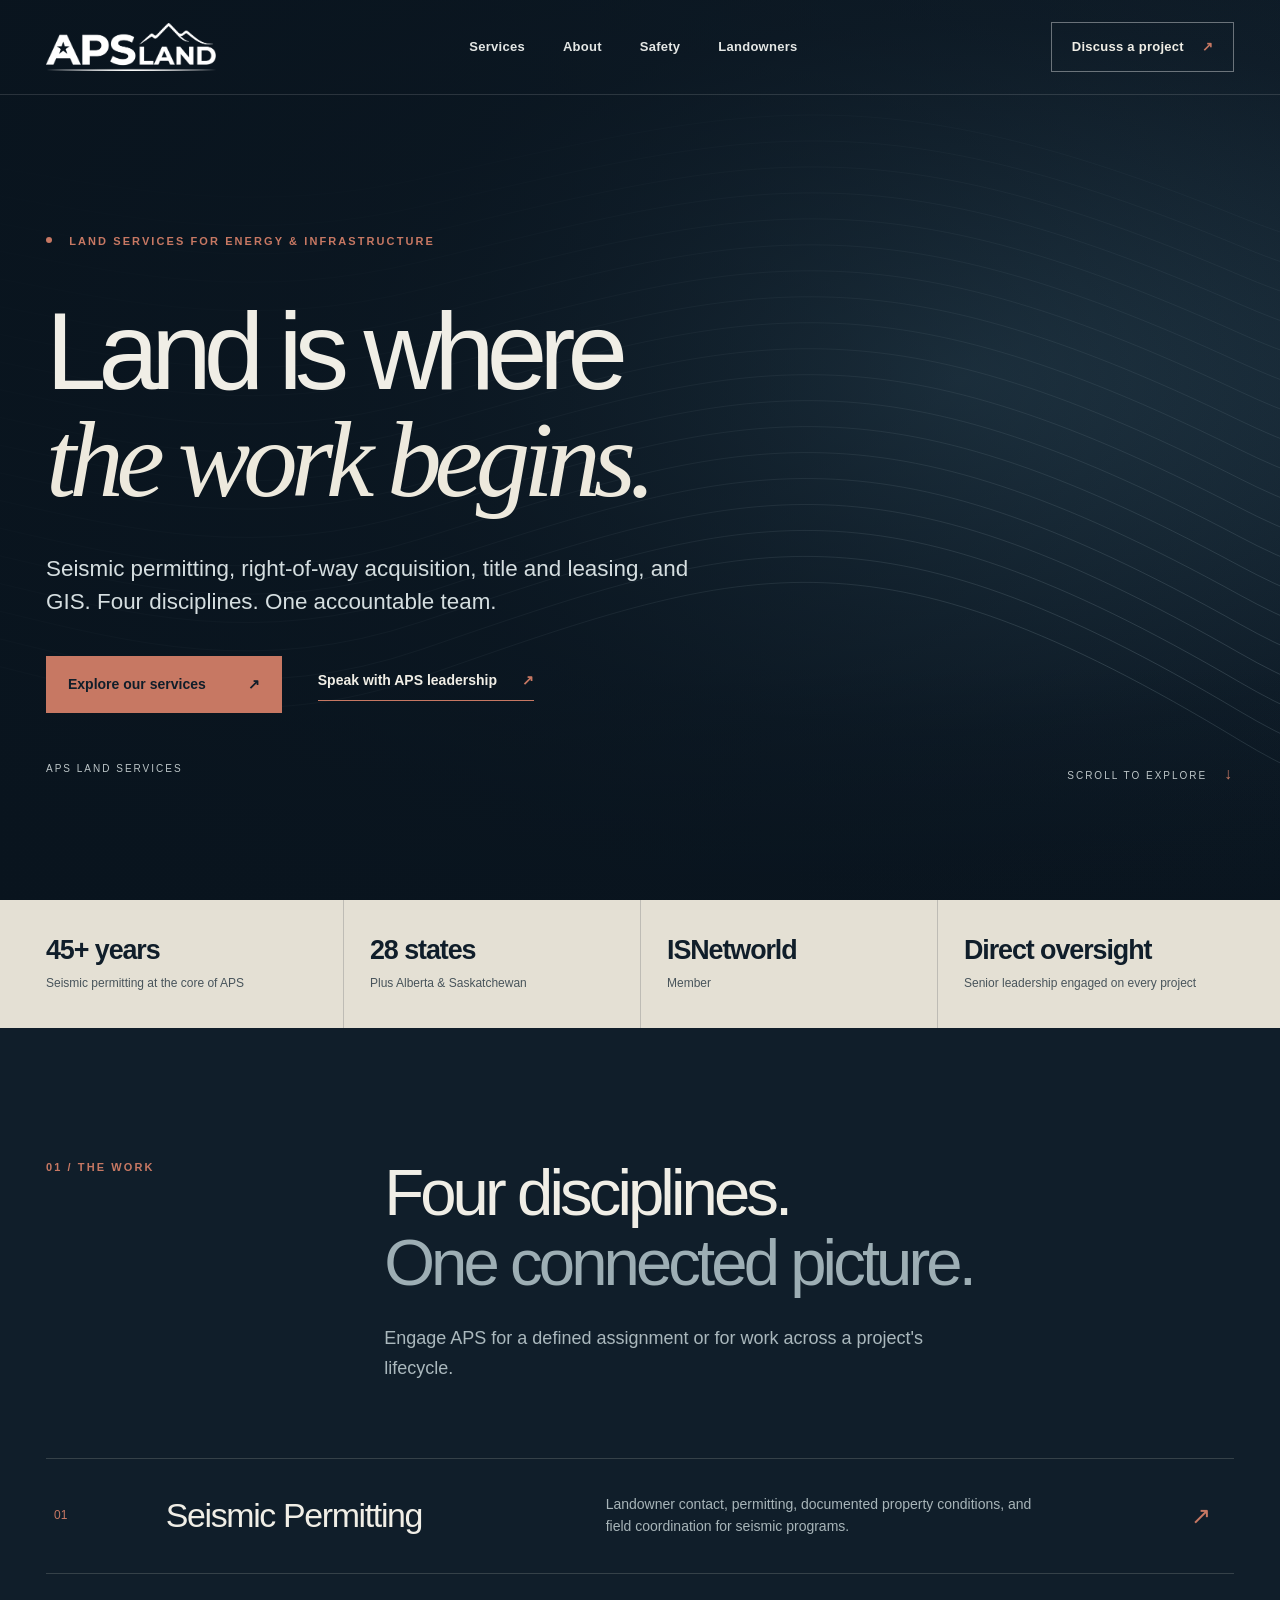
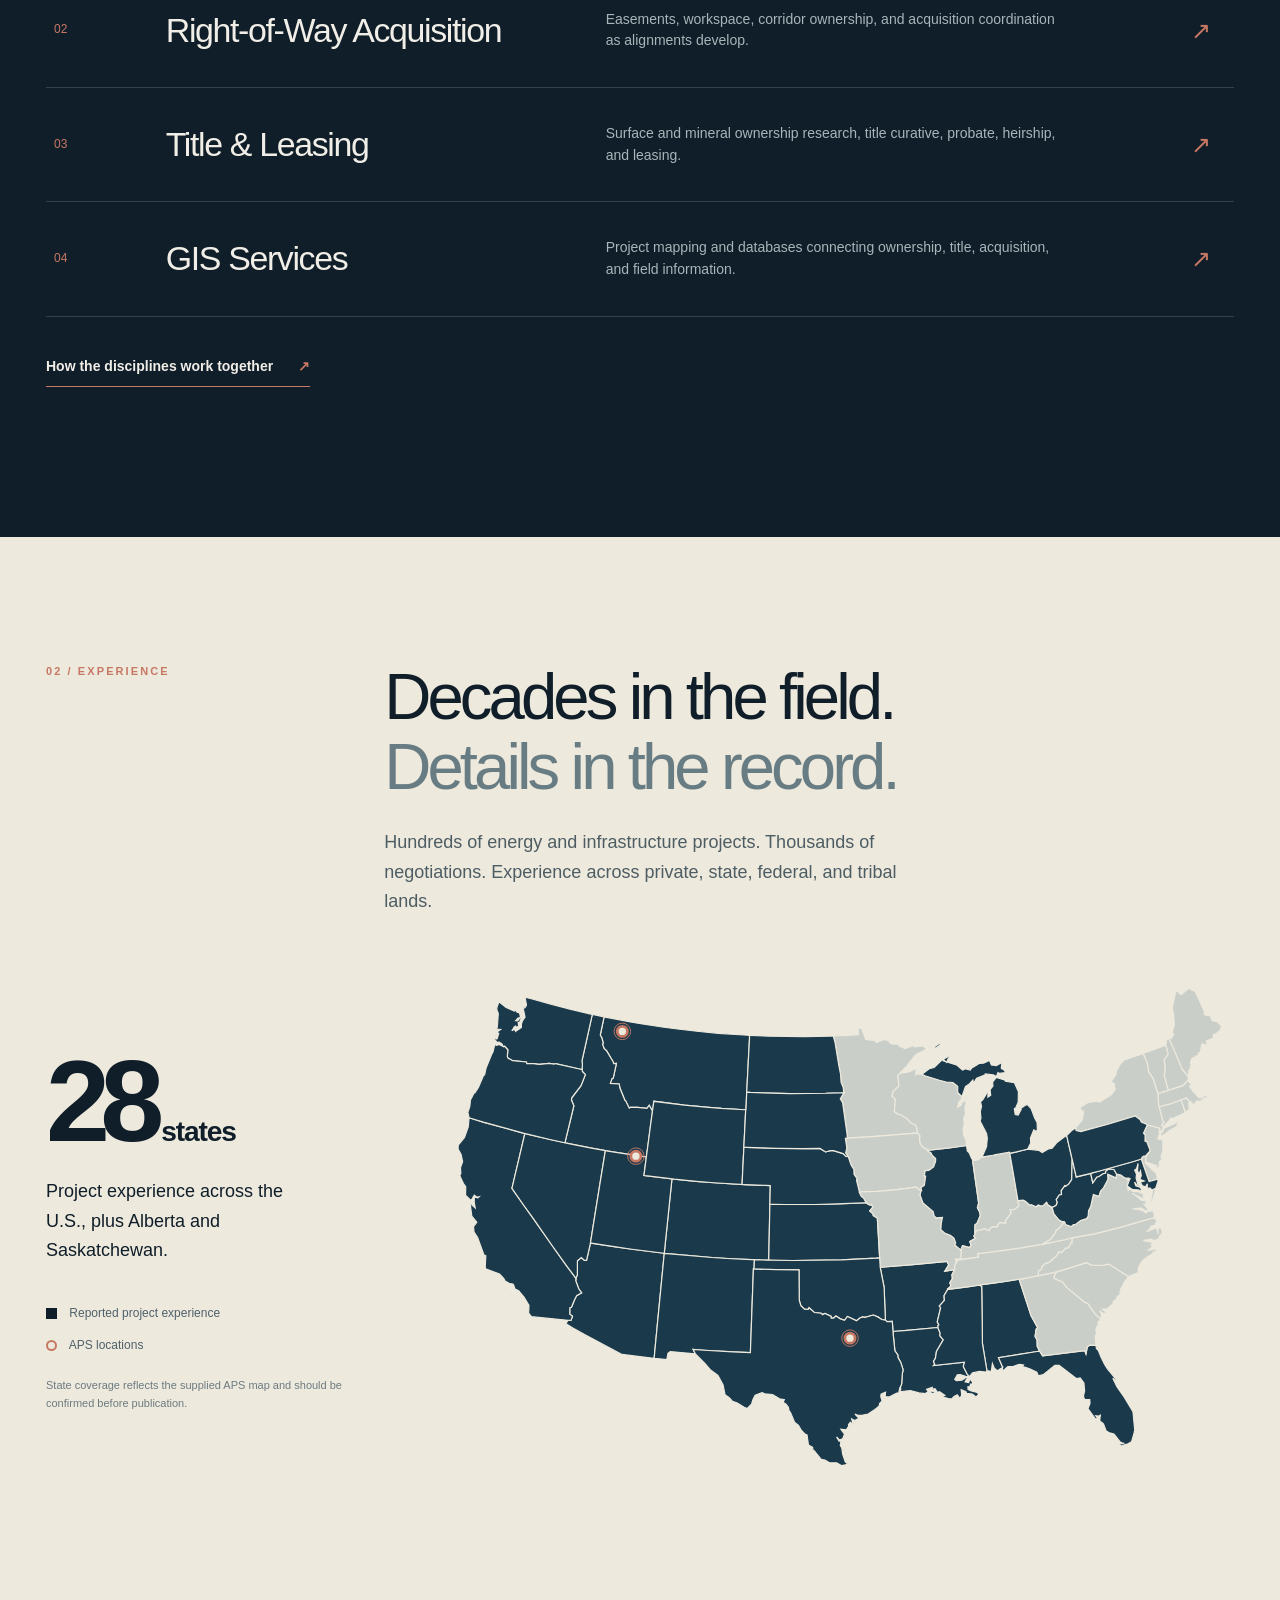
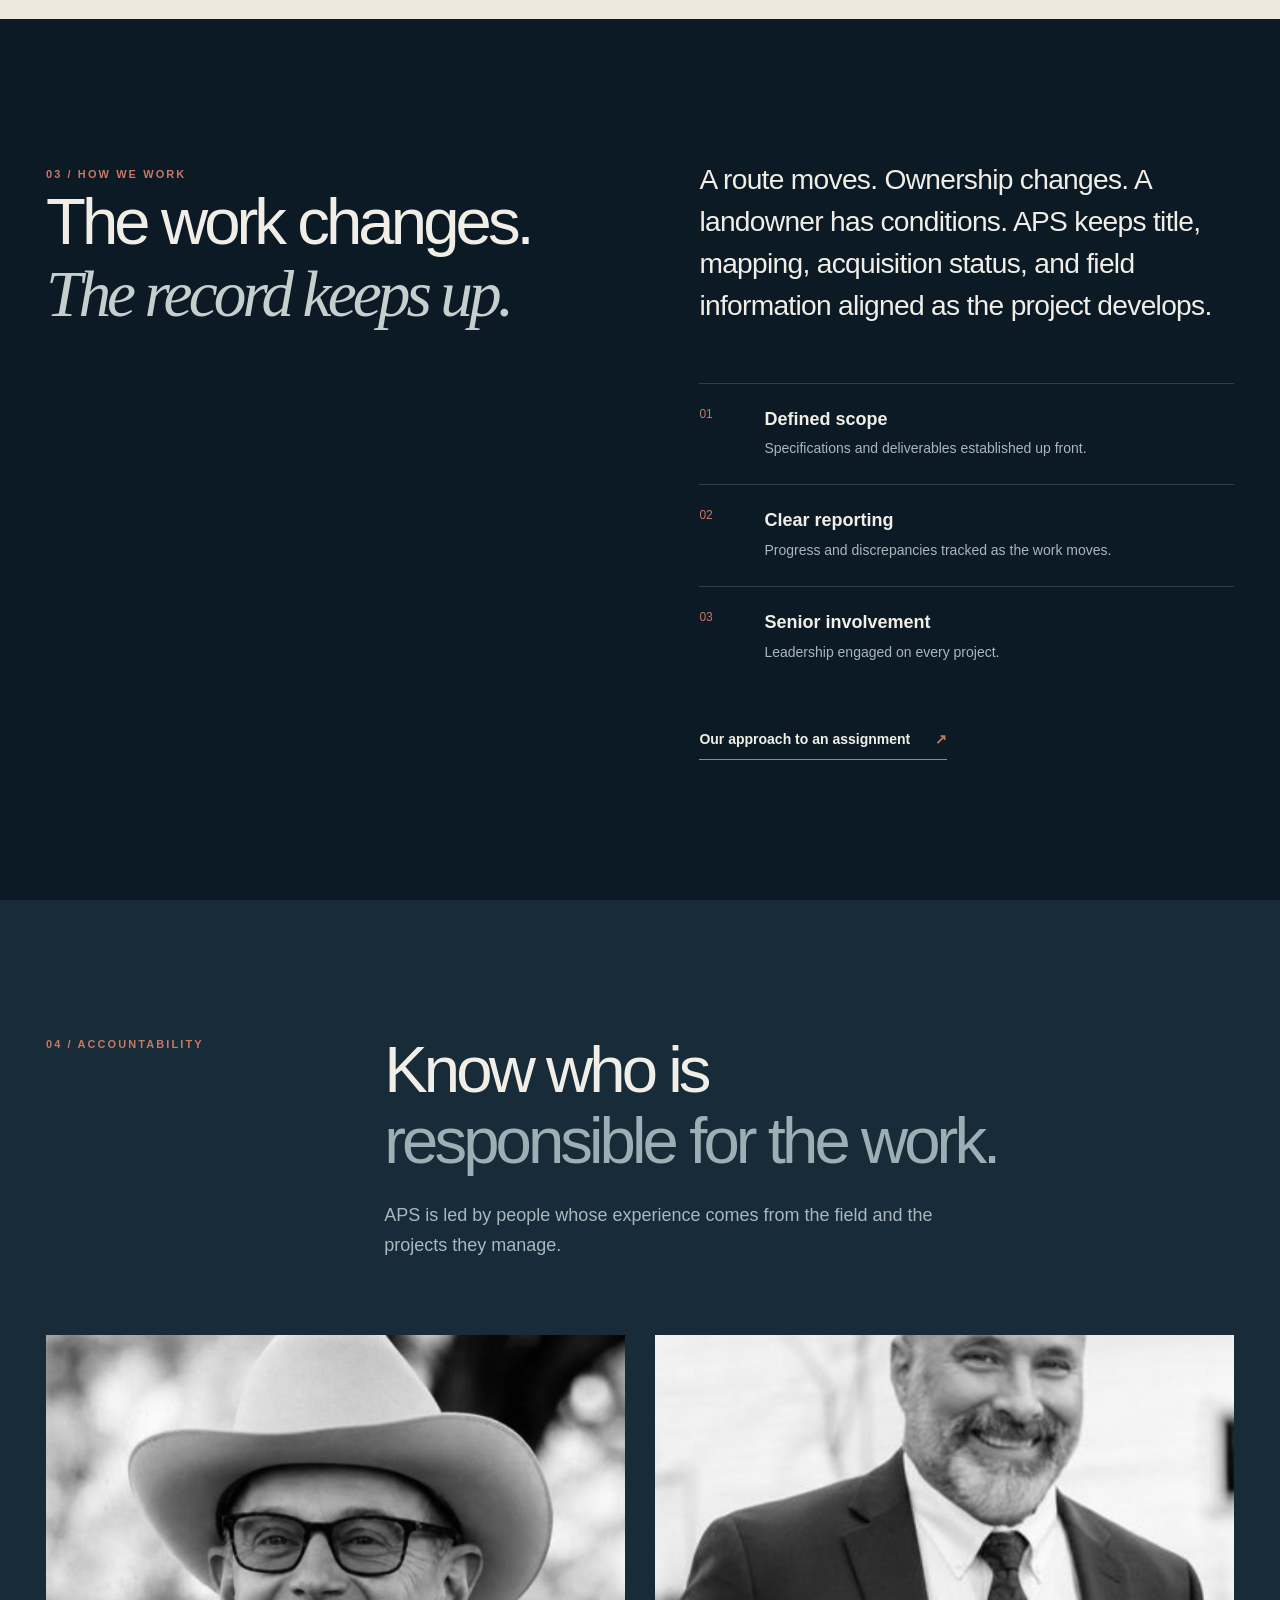
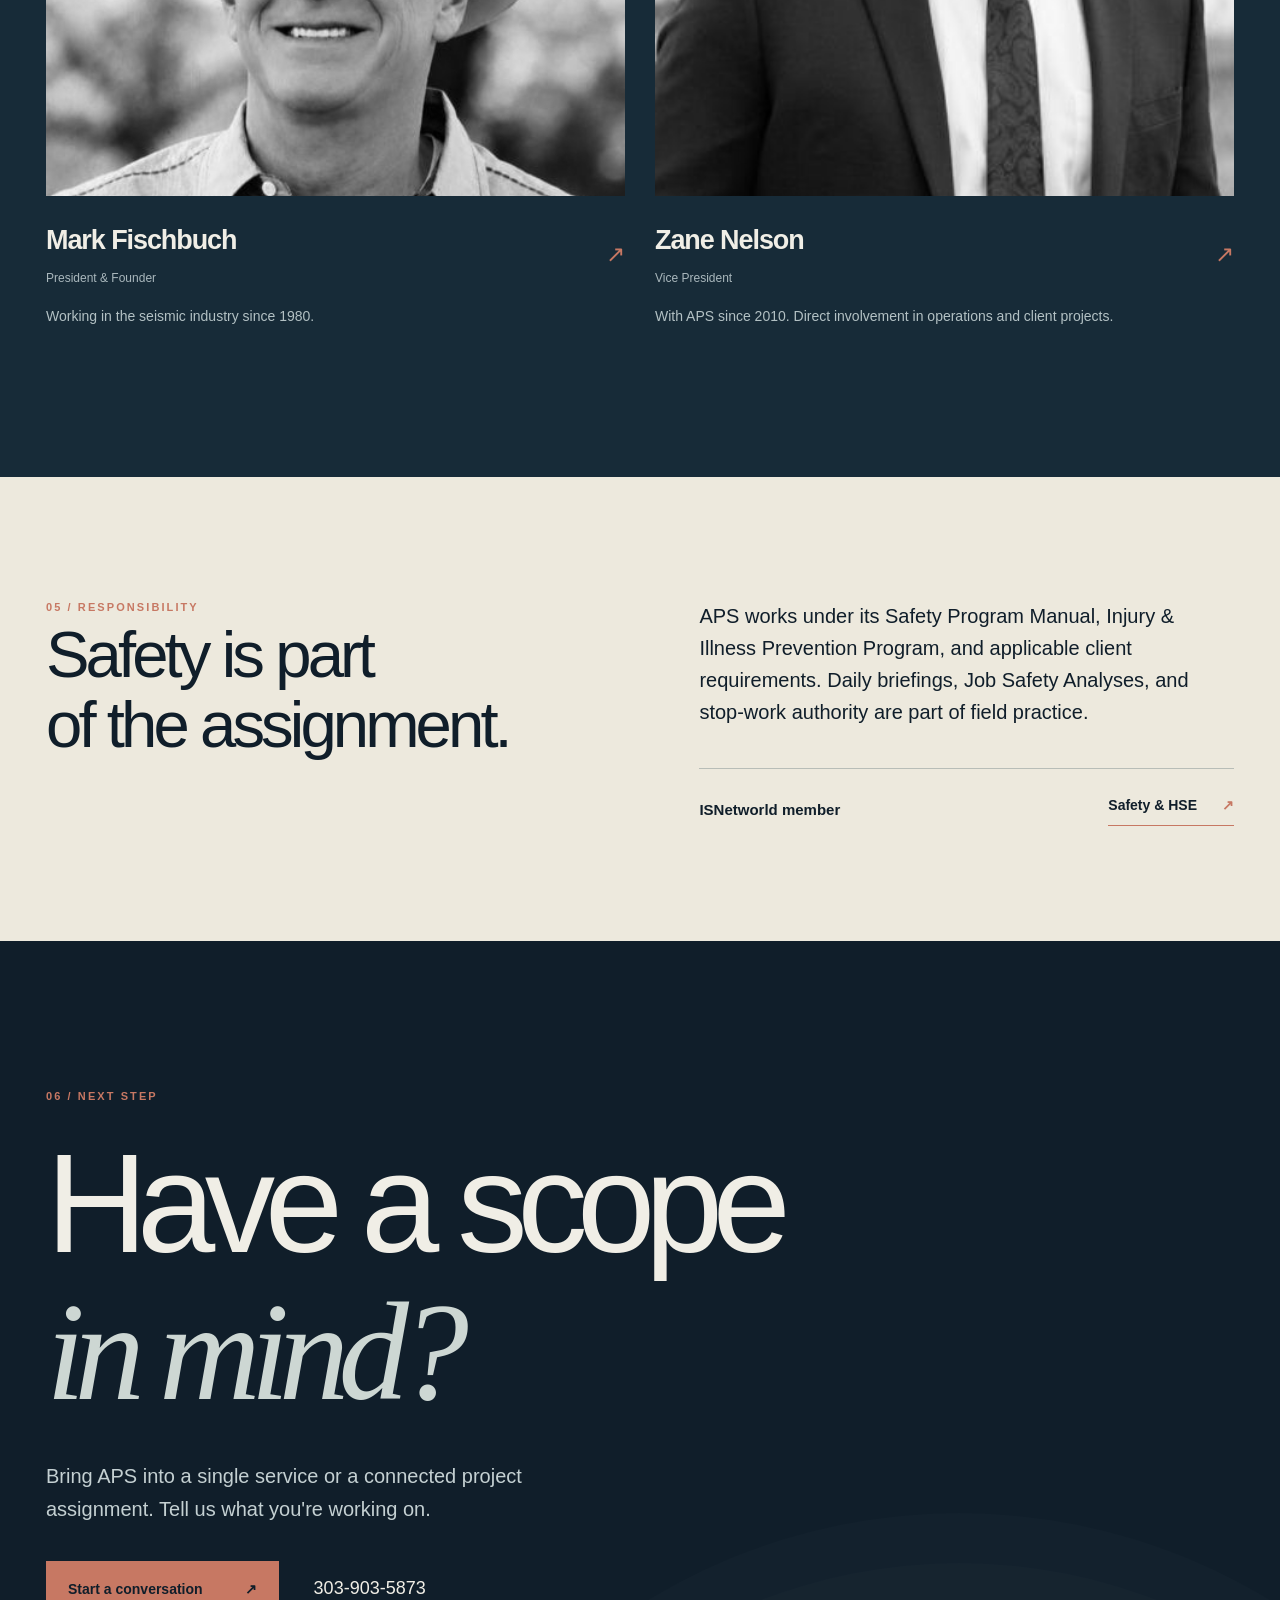
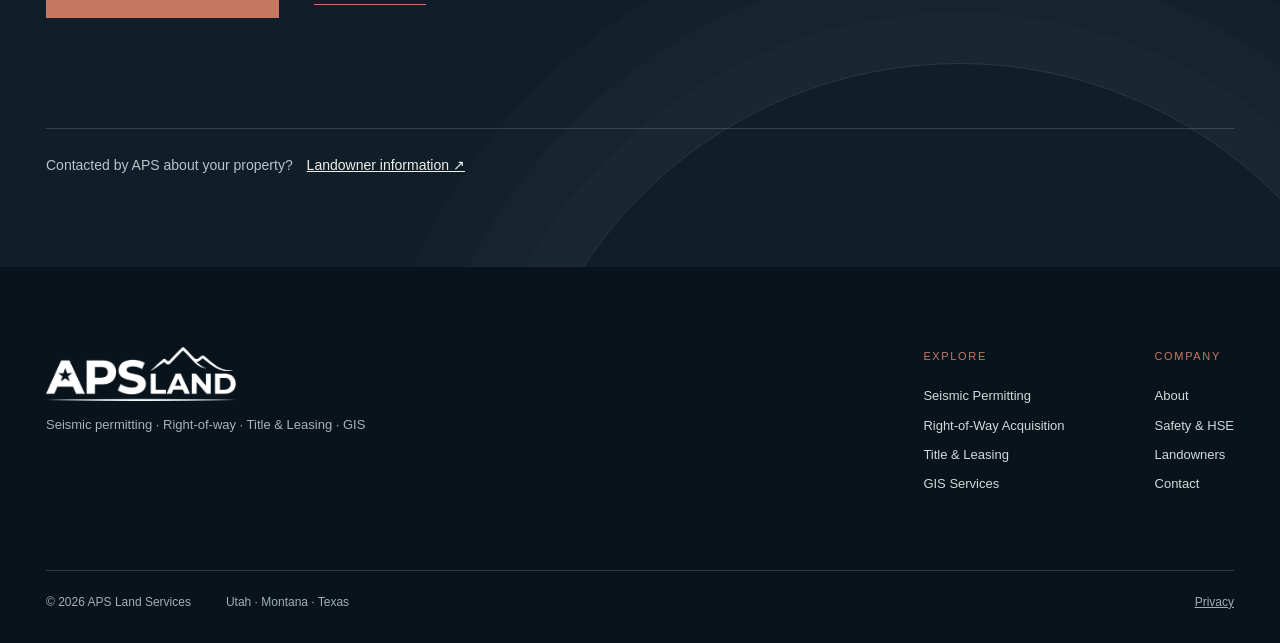
<file: index.html>
<!doctype html><html lang="en"><head><meta charset="utf-8"><meta name="viewport" content="width=device-width,initial-scale=1"><title>APS Land Services | Seismic Permitting, ROW, Title &amp; GIS</title><meta name="description" content="APS Land Services provides seismic permitting, right-of-way acquisition, title and leasing, and GIS services for energy and infrastructure projects."><meta name="robots" content="noindex,nofollow"><meta name="theme-color" content="#101e2a"><link rel="icon" href="favicon.ico"><link rel="icon" type="image/png" sizes="32x32" href="favicon-32x32.png"><link rel="apple-touch-icon" href="apple-touch-icon.png"><link rel="stylesheet" href="css/site.css"></head><body class="home"><a class="skip" href="#main">Skip to content</a><header class="header"><div class="shell header-inner"><a class="brand" href="./" aria-label="APS Land Services home"><img src="assets/logo.png" alt="APS Land" width="170" height="49"></a><nav class="desktop-nav" aria-label="Primary"><a href="services/">Services</a><a href="about/">About</a><a href="safety/">Safety</a><a href="landowners/">Landowners</a></nav><div class="header-actions"><a class="header-contact" href="contact/">Discuss a project <span aria-hidden="true">↗</span></a><button class="menu-toggle" type="button" aria-controls="mobile-nav" aria-expanded="false" aria-label="Open navigation"><span></span><span></span></button></div></div><nav id="mobile-nav" class="mobile-nav" aria-label="Mobile" hidden><a href="services/">Services</a><a href="about/">About</a><a href="safety/">Safety</a><a href="landowners/">Landowners</a><a href="contact/">Discuss a project ↗</a></nav></header><main id="main"><section class="hero"><div class="hero-atmosphere"><svg class="waves" viewBox="0 0 1600 850" preserveAspectRatio="xMidYMid slice" aria-hidden="true"><g><path d="M -130 180 C 170 108 330 252 610 190 S 1000 93.60000000000001 1320 223.2 S 1720 108 1950 192" style="--i:0"/><path d="M -130 204 C 170 130 330 278 610 214 S 1000 115.2 1320 248.4 S 1720 130 1950 216" style="--i:1"/><path d="M -130 228 C 170 152 330 304 610 238 S 1000 136.8 1320 273.6 S 1720 152 1950 240" style="--i:2"/><path d="M -130 252 C 170 174 330 330 610 262 S 1000 158.4 1320 298.8 S 1720 174 1950 264" style="--i:3"/><path d="M -130 276 C 170 196 330 356 610 286 S 1000 180.0 1320 324.0 S 1720 196 1950 288" style="--i:4"/><path d="M -130 300 C 170 218 330 382 610 310 S 1000 201.60000000000002 1320 349.2 S 1720 218 1950 312" style="--i:5"/><path d="M -130 324 C 170 240 330 408 610 334 S 1000 223.2 1320 374.4 S 1720 240 1950 336" style="--i:6"/><path d="M -130 348 C 170 262 330 434 610 358 S 1000 244.8 1320 399.6 S 1720 262 1950 360" style="--i:7"/><path d="M -130 372 C 170 284 330 460 610 382 S 1000 266.4 1320 424.8 S 1720 284 1950 384" style="--i:8"/><path d="M -130 396 C 170 306 330 486 610 406 S 1000 288.0 1320 450.0 S 1720 306 1950 408" style="--i:9"/><path d="M -130 420 C 170 328 330 512 610 430 S 1000 309.6 1320 475.2 S 1720 328 1950 432" style="--i:10"/><path d="M -130 444 C 170 350 330 538 610 454 S 1000 331.2 1320 500.4 S 1720 350 1950 456" style="--i:11"/><path d="M -130 468 C 170 372 330 564 610 478 S 1000 352.8 1320 525.6 S 1720 372 1950 480" style="--i:12"/><path d="M -130 492 C 170 394 330 590 610 502 S 1000 374.4 1320 550.8 S 1720 394 1950 504" style="--i:13"/><path d="M -130 516 C 170 416 330 616 610 526 S 1000 396.0 1320 576.0 S 1720 416 1950 528" style="--i:14"/><path d="M -130 540 C 170 438 330 642 610 550 S 1000 417.6 1320 601.2 S 1720 438 1950 552" style="--i:15"/><path d="M -130 564 C 170 460 330 668 610 574 S 1000 439.2 1320 626.4 S 1720 460 1950 576" style="--i:16"/><path d="M -130 588 C 170 482 330 694 610 598 S 1000 460.8 1320 651.6 S 1720 482 1950 600" style="--i:17"/><path d="M -130 612 C 170 504 330 720 610 622 S 1000 482.4 1320 676.8 S 1720 504 1950 624" style="--i:18"/></g></svg><div class="hero-glow"></div></div><div class="shell hero-inner"><div class="hero-kicker"><span class="live-dot"></span> LAND SERVICES FOR ENERGY & INFRASTRUCTURE</div><h1>Land is where<br><em>the work begins.</em></h1><p class="hero-lead">Seismic permitting, right-of-way acquisition, title and leasing, and GIS. Four disciplines. One accountable team.</p><div class="hero-links"><a class="button-primary" href="services/">Explore our services <span>↗</span></a><a class="text-link" href="contact/">Speak with APS leadership <span>↗</span></a></div><div class="hero-foot"><span>APS LAND SERVICES</span><span>SCROLL TO EXPLORE <b>↓</b></span></div></div></section><section class="proof-line" aria-label="Company experience"><div class="shell proof-inner"><div><strong>45+ years</strong><span>Seismic permitting at the core of APS</span></div><div><strong>28 states</strong><span>Plus Alberta & Saskatchewan</span></div><div><strong>ISNetworld</strong><span>Member</span></div><div><strong>Direct oversight</strong><span>Senior leadership engaged on every project</span></div></div></section><section class="services-section" id="services"><div class="shell"><div class="section-intro"><span class="eyebrow">01 / THE WORK</span><div><h2>Four disciplines.<br><span>One connected picture.</span></h2><p>Engage APS for a defined assignment or for work across a project's lifecycle.</p></div></div><div class="service-list"><a class="service-row" href="services/seismic-permitting/"><span class="service-num">01</span><span class="service-name">Seismic Permitting</span><span class="service-note">Landowner contact, permitting, documented property conditions, and field coordination for seismic programs.</span><span class="service-arrow" aria-hidden="true">↗</span></a><a class="service-row" href="services/right-of-way-acquisition/"><span class="service-num">02</span><span class="service-name">Right-of-Way Acquisition</span><span class="service-note">Easements, workspace, corridor ownership, and acquisition coordination as alignments develop.</span><span class="service-arrow" aria-hidden="true">↗</span></a><a class="service-row" href="services/title-leasing/"><span class="service-num">03</span><span class="service-name">Title & Leasing</span><span class="service-note">Surface and mineral ownership research, title curative, probate, heirship, and leasing.</span><span class="service-arrow" aria-hidden="true">↗</span></a><a class="service-row" href="services/gis/"><span class="service-num">04</span><span class="service-name">GIS Services</span><span class="service-note">Project mapping and databases connecting ownership, title, acquisition, and field information.</span><span class="service-arrow" aria-hidden="true">↗</span></a></div><a class="underlink" href="services/">How the disciplines work together <span>↗</span></a></div></section><section class="experience-section" id="experience"><div class="shell"><div class="experience-heading"><span class="eyebrow">02 / EXPERIENCE</span><div><h2>Decades in the field.<br><span>Details in the record.</span></h2><p>Hundreds of energy and infrastructure projects. Thousands of negotiations. Experience across private, state, federal, and tribal lands.</p></div></div><div class="experience-layout"><div class="experience-aside"><span class="big-stat">28<span> states</span></span><p>Project experience across the U.S., plus Alberta and Saskatchewan.</p><div class="map-key"><span><i class="key-covered"></i> Reported project experience</span><span><i class="key-office"></i> APS locations</span></div><small>State coverage reflects the supplied APS map and should be confirmed before publication.</small></div><div class="map-area"><div id="us-map" aria-label="Map of reported APS project experience"></div><div id="map-state-panel" aria-live="polite"><span id="msp-name"></span></div></div></div></div></section><section class="method-section"><div class="shell method-grid"><div><span class="eyebrow">03 / HOW WE WORK</span><h2>The work changes.<br><em>The record keeps up.</em></h2></div><div class="method-copy"><p>A route moves. Ownership changes. A landowner has conditions. APS keeps title, mapping, acquisition status, and field information aligned as the project develops.</p><div class="method-points"><div><span>01</span><strong>Defined scope</strong><p>Specifications and deliverables established up front.</p></div><div><span>02</span><strong>Clear reporting</strong><p>Progress and discrepancies tracked as the work moves.</p></div><div><span>03</span><strong>Senior involvement</strong><p>Leadership engaged on every project.</p></div></div><a class="underlink" href="services/">Our approach to an assignment <span>↗</span></a></div></div></section><section class="leadership-section"><div class="shell"><div class="section-intro"><span class="eyebrow">04 / ACCOUNTABILITY</span><div><h2>Know who is<br><span>responsible for the work.</span></h2><p>APS is led by people whose experience comes from the field and the projects they manage.</p></div></div><div class="people"><a class="person-card" href="about/"><div class="portrait"><img src="assets/mark.jpg" alt="Mark Fischbuch, President and Founder" loading="lazy" width="640" height="780"></div><div class="person-info"><div><h3>Mark Fischbuch</h3><span>President & Founder</span></div><span class="person-arrow">↗</span></div><p>Working in the seismic industry since 1980.</p></a><a class="person-card" href="about/"><div class="portrait"><img src="assets/zane.jpg" alt="Zane Nelson, Vice President" loading="lazy" width="640" height="780"></div><div class="person-info"><div><h3>Zane Nelson</h3><span>Vice President</span></div><span class="person-arrow">↗</span></div><p>With APS since 2010. Direct involvement in operations and client projects.</p></a></div></div></section><section class="safety-section"><div class="shell safety-layout"><div><span class="eyebrow">05 / RESPONSIBILITY</span><h2>Safety is part<br>of the assignment.</h2></div><div><p>APS works under its Safety Program Manual, Injury & Illness Prevention Program, and applicable client requirements. Daily briefings, Job Safety Analyses, and stop-work authority are part of field practice.</p><div class="safety-bottom"><span>ISNetworld member</span><a class="underlink" href="safety/">Safety & HSE <span>↗</span></a></div></div></div></section><section class="contact-section"><div class="shell contact-inner"><span class="eyebrow">06 / NEXT STEP</span><h2>Have a scope<br><em>in mind?</em></h2><p>Bring APS into a single service or a connected project assignment. Tell us what you're working on.</p><div class="contact-actions"><a class="button-primary" href="mailto:contact@apsland.com?subject=Project%20inquiry%20-%20APS%20Land%20Services">Start a conversation <span>↗</span></a><a class="contact-phone" href="tel:3039035873">303-903-5873</a></div><div class="landowner-line">Contacted by APS about your property? <a href="landowners/">Landowner information ↗</a></div></div></section></main><footer class="footer"><div class="shell footer-top"><div><img class="footer-logo" src="assets/logo.png" alt="APS Land Services"><p>Seismic permitting · Right-of-way · Title & Leasing · GIS</p></div><div class="footer-links"><div><span>Explore</span><a href="services/seismic-permitting/">Seismic Permitting</a><a href="services/right-of-way-acquisition/">Right-of-Way Acquisition</a><a href="services/title-leasing/">Title & Leasing</a><a href="services/gis/">GIS Services</a></div><div><span>Company</span><a href="about/">About</a><a href="safety/">Safety & HSE</a><a href="landowners/">Landowners</a><a href="contact/">Contact</a></div></div></div><div class="shell footer-bottom"><span>© 2026 APS Land Services</span><span>Utah · Montana · Texas</span><a href="privacy/">Privacy</a></div></footer><script defer src="js/site.js"></script></body></html>
</file>
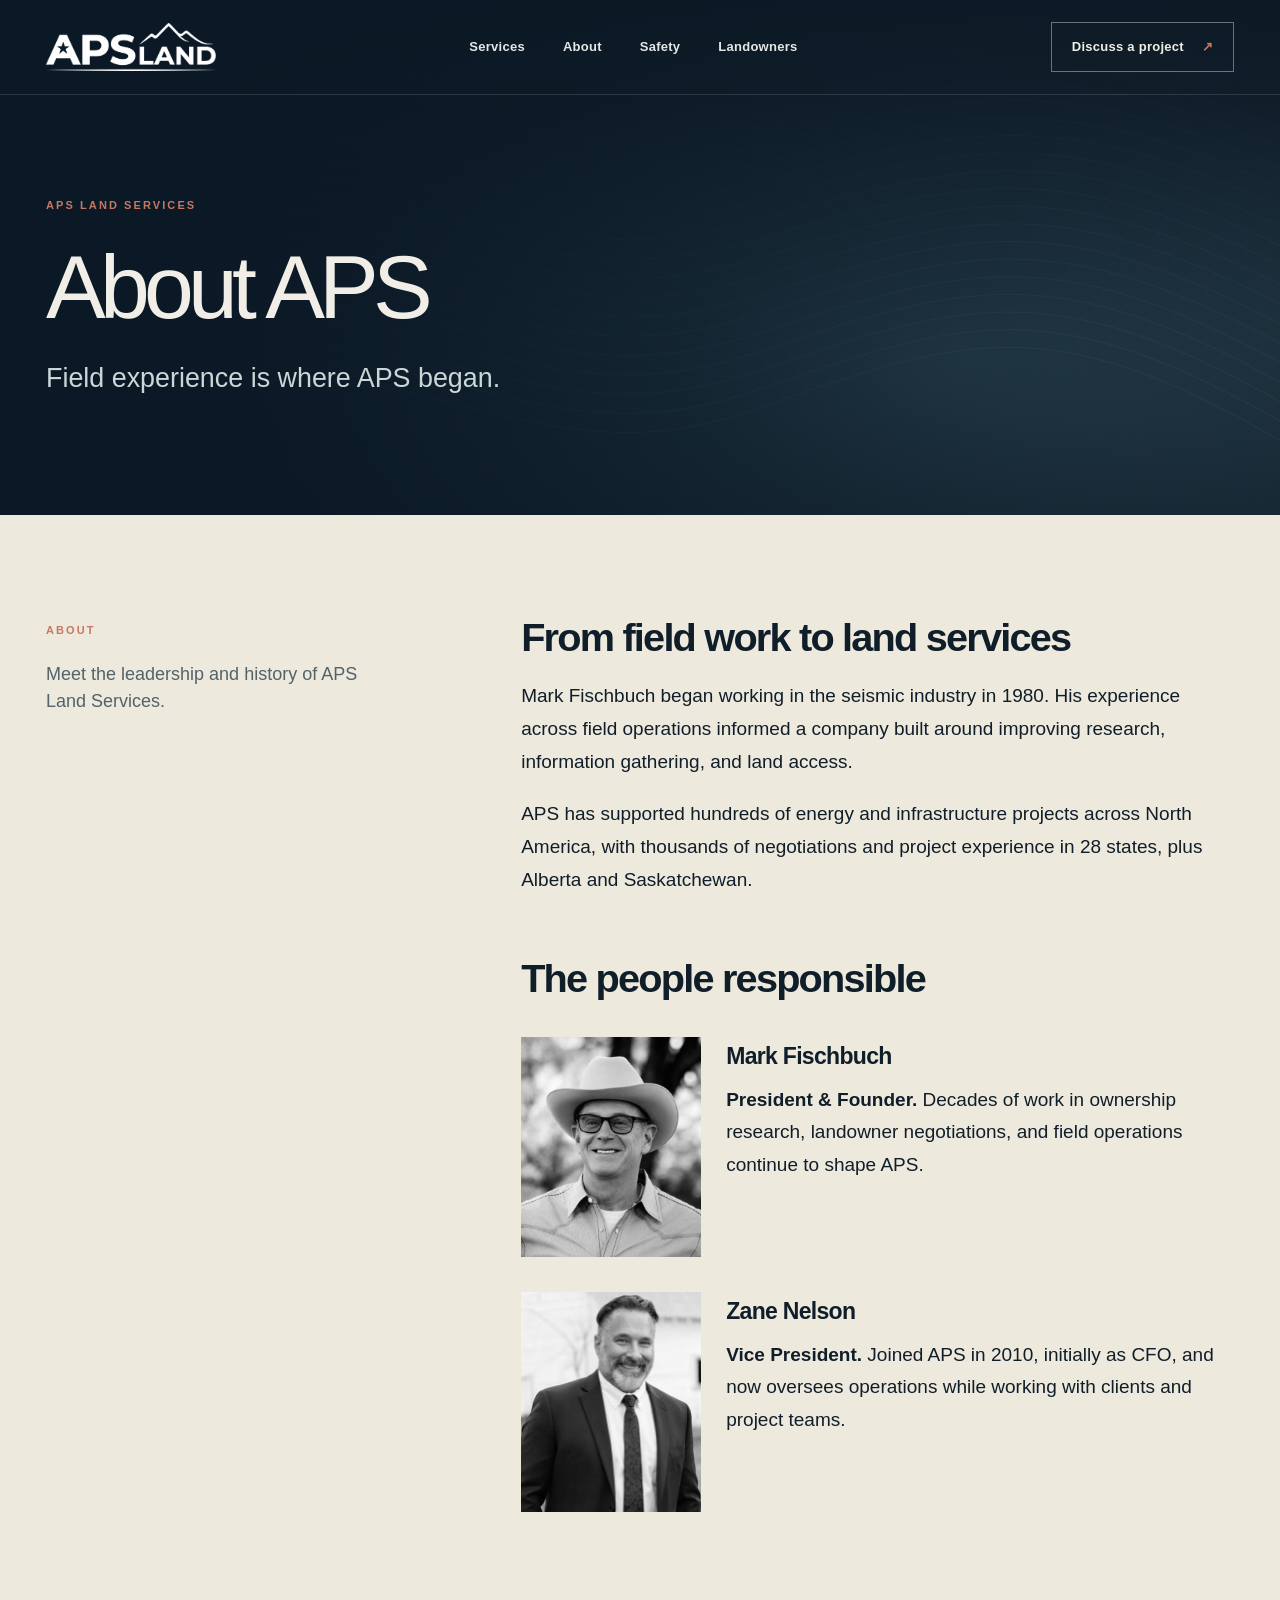
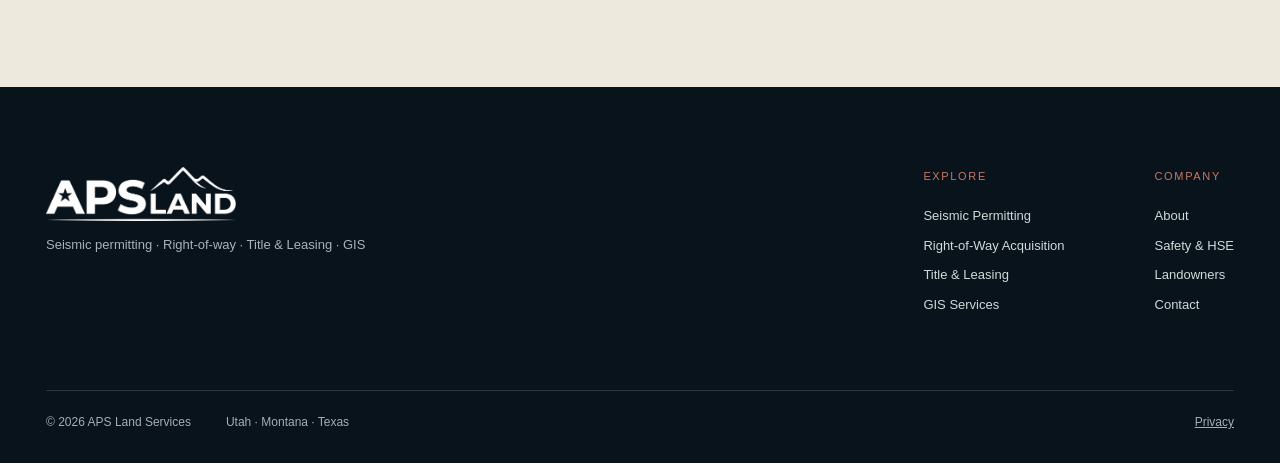
<file: about/index.html>
<!doctype html><html lang="en"><head><meta charset="utf-8"><meta name="viewport" content="width=device-width,initial-scale=1"><title>About APS | APS Land Services</title><meta name="description" content="Meet the leadership and history of APS Land Services."><meta name="robots" content="noindex,nofollow"><meta name="theme-color" content="#101e2a"><link rel="icon" href="../favicon.ico"><link rel="icon" type="image/png" sizes="32x32" href="../favicon-32x32.png"><link rel="apple-touch-icon" href="../apple-touch-icon.png"><link rel="stylesheet" href="../css/site.css"></head><body class="interior"><a class="skip" href="#main">Skip to content</a><header class="header"><div class="shell header-inner"><a class="brand" href="../" aria-label="APS Land Services home"><img src="../assets/logo.png" alt="APS Land" width="170" height="49"></a><nav class="desktop-nav" aria-label="Primary"><a href="../services/">Services</a><a href="../about/">About</a><a href="../safety/">Safety</a><a href="../landowners/">Landowners</a></nav><div class="header-actions"><a class="header-contact" href="../contact/">Discuss a project <span aria-hidden="true">↗</span></a><button class="menu-toggle" type="button" aria-controls="mobile-nav" aria-expanded="false" aria-label="Open navigation"><span></span><span></span></button></div></div><nav id="mobile-nav" class="mobile-nav" aria-label="Mobile" hidden><a href="../services/">Services</a><a href="../about/">About</a><a href="../safety/">Safety</a><a href="../landowners/">Landowners</a><a href="../contact/">Discuss a project ↗</a></nav></header><main id="main"><section class="interior-hero"><svg class="waves" viewBox="0 0 1600 850" preserveAspectRatio="xMidYMid slice" aria-hidden="true"><g><path d="M -130 180 C 170 108 330 252 610 190 S 1000 93.60000000000001 1320 223.2 S 1720 108 1950 192" style="--i:0"/><path d="M -130 204 C 170 130 330 278 610 214 S 1000 115.2 1320 248.4 S 1720 130 1950 216" style="--i:1"/><path d="M -130 228 C 170 152 330 304 610 238 S 1000 136.8 1320 273.6 S 1720 152 1950 240" style="--i:2"/><path d="M -130 252 C 170 174 330 330 610 262 S 1000 158.4 1320 298.8 S 1720 174 1950 264" style="--i:3"/><path d="M -130 276 C 170 196 330 356 610 286 S 1000 180.0 1320 324.0 S 1720 196 1950 288" style="--i:4"/><path d="M -130 300 C 170 218 330 382 610 310 S 1000 201.60000000000002 1320 349.2 S 1720 218 1950 312" style="--i:5"/><path d="M -130 324 C 170 240 330 408 610 334 S 1000 223.2 1320 374.4 S 1720 240 1950 336" style="--i:6"/><path d="M -130 348 C 170 262 330 434 610 358 S 1000 244.8 1320 399.6 S 1720 262 1950 360" style="--i:7"/><path d="M -130 372 C 170 284 330 460 610 382 S 1000 266.4 1320 424.8 S 1720 284 1950 384" style="--i:8"/><path d="M -130 396 C 170 306 330 486 610 406 S 1000 288.0 1320 450.0 S 1720 306 1950 408" style="--i:9"/><path d="M -130 420 C 170 328 330 512 610 430 S 1000 309.6 1320 475.2 S 1720 328 1950 432" style="--i:10"/><path d="M -130 444 C 170 350 330 538 610 454 S 1000 331.2 1320 500.4 S 1720 350 1950 456" style="--i:11"/><path d="M -130 468 C 170 372 330 564 610 478 S 1000 352.8 1320 525.6 S 1720 372 1950 480" style="--i:12"/><path d="M -130 492 C 170 394 330 590 610 502 S 1000 374.4 1320 550.8 S 1720 394 1950 504" style="--i:13"/><path d="M -130 516 C 170 416 330 616 610 526 S 1000 396.0 1320 576.0 S 1720 416 1950 528" style="--i:14"/><path d="M -130 540 C 170 438 330 642 610 550 S 1000 417.6 1320 601.2 S 1720 438 1950 552" style="--i:15"/><path d="M -130 564 C 170 460 330 668 610 574 S 1000 439.2 1320 626.4 S 1720 460 1950 576" style="--i:16"/><path d="M -130 588 C 170 482 330 694 610 598 S 1000 460.8 1320 651.6 S 1720 482 1950 600" style="--i:17"/><path d="M -130 612 C 170 504 330 720 610 622 S 1000 482.4 1320 676.8 S 1720 504 1950 624" style="--i:18"/></g></svg><div class="shell interior-hero-content"><span class="eyebrow">APS LAND SERVICES</span><h1>About APS</h1><p>Field experience is where APS began.</p></div></section><section class="interior-body"><div class="shell interior-grid"><aside><span class="eyebrow">ABOUT</span><p>Meet the leadership and history of APS Land Services.</p></aside><article class="prose"><h2>From field work to land services</h2><p>Mark Fischbuch began working in the seismic industry in 1980. His experience across field operations informed a company built around improving research, information gathering, and land access.</p><p>APS has supported hundreds of energy and infrastructure projects across North America, with thousands of negotiations and project experience in 28 states, plus Alberta and Saskatchewan.</p><h2>The people responsible</h2><div class="bio"><img src="../assets/mark.jpg" alt="Mark Fischbuch"><div><h3>Mark Fischbuch</h3><p><strong>President & Founder.</strong> Decades of work in ownership research, landowner negotiations, and field operations continue to shape APS.</p></div></div><div class="bio"><img src="../assets/zane.jpg" alt="Zane Nelson"><div><h3>Zane Nelson</h3><p><strong>Vice President.</strong> Joined APS in 2010, initially as CFO, and now oversees operations while working with clients and project teams.</p></div></div></article></div></section></main><footer class="footer"><div class="shell footer-top"><div><img class="footer-logo" src="../assets/logo.png" alt="APS Land Services"><p>Seismic permitting · Right-of-way · Title & Leasing · GIS</p></div><div class="footer-links"><div><span>Explore</span><a href="../services/seismic-permitting/">Seismic Permitting</a><a href="../services/right-of-way-acquisition/">Right-of-Way Acquisition</a><a href="../services/title-leasing/">Title & Leasing</a><a href="../services/gis/">GIS Services</a></div><div><span>Company</span><a href="../about/">About</a><a href="../safety/">Safety & HSE</a><a href="../landowners/">Landowners</a><a href="../contact/">Contact</a></div></div></div><div class="shell footer-bottom"><span>© 2026 APS Land Services</span><span>Utah · Montana · Texas</span><a href="../privacy/">Privacy</a></div></footer><script defer src="../js/site.js"></script></body></html>
</file>
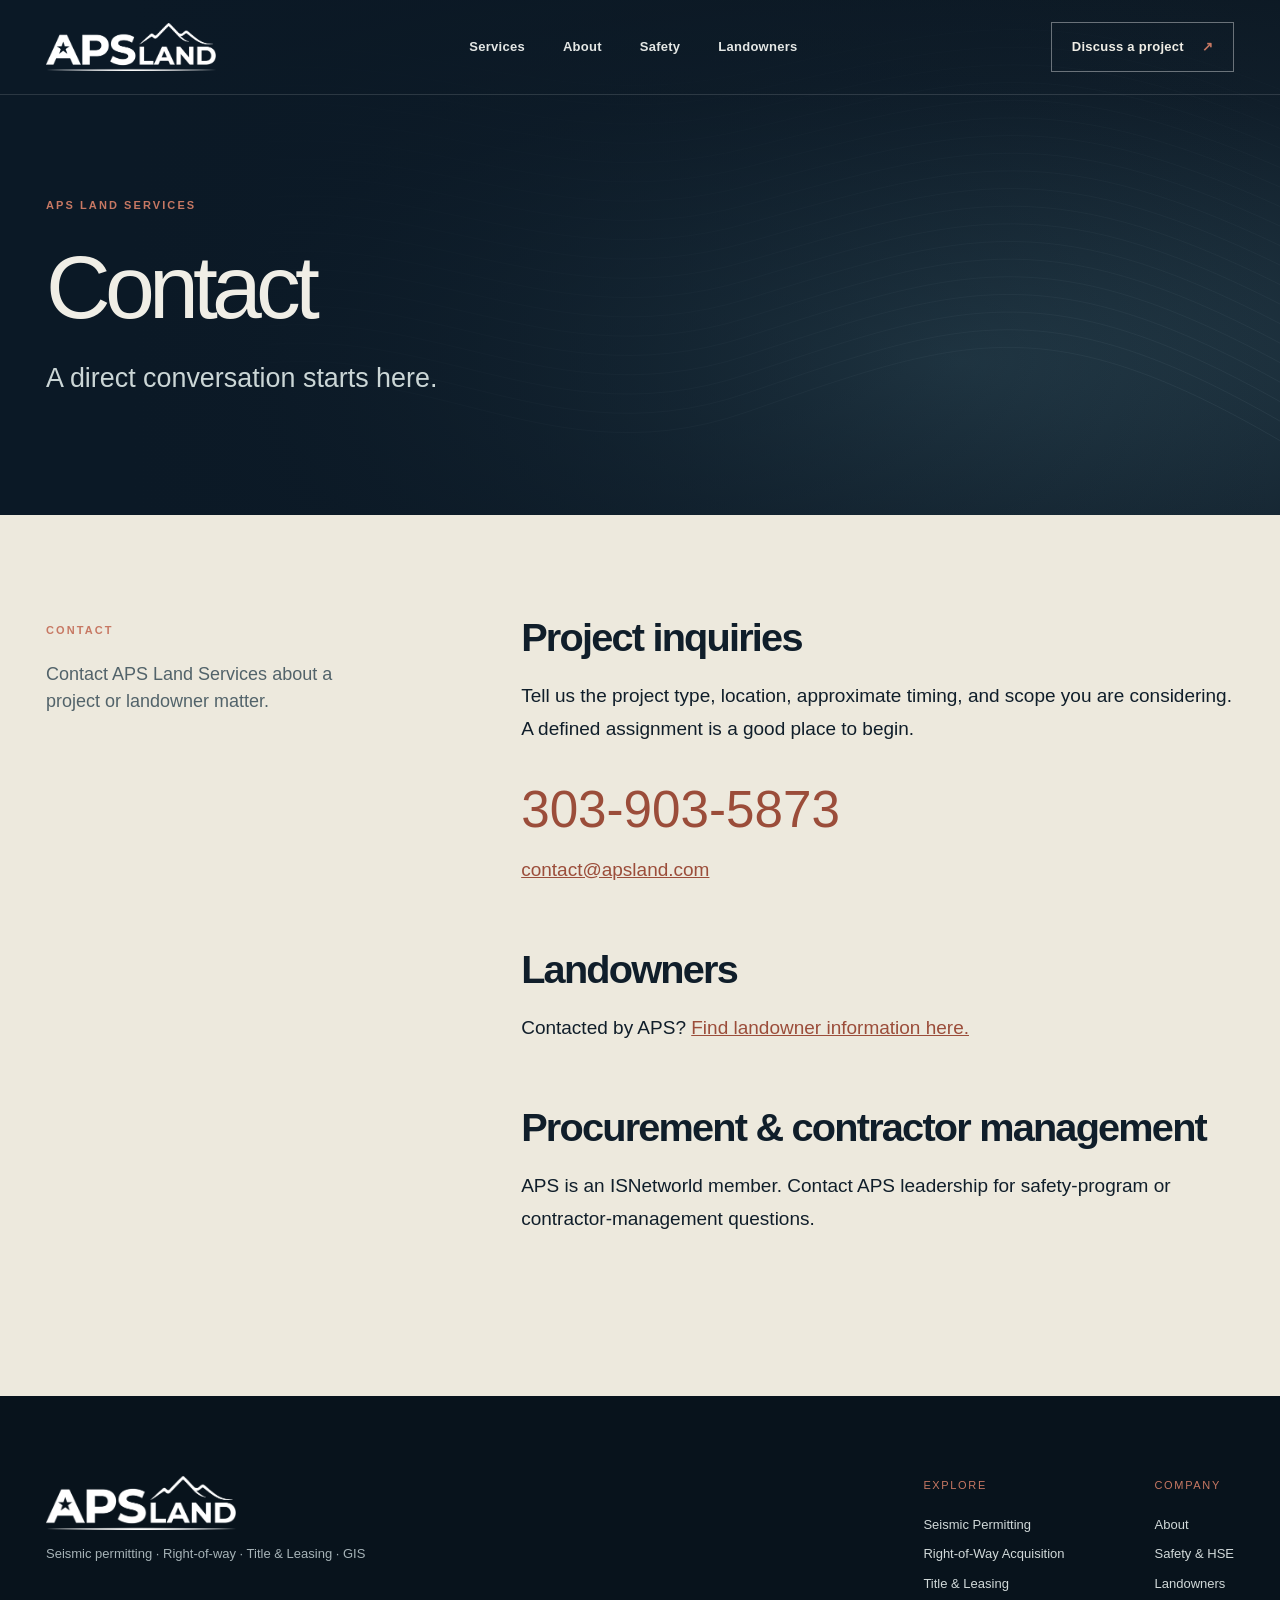
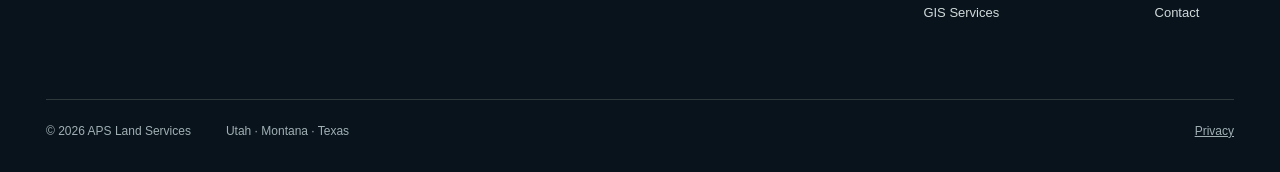
<file: contact/index.html>
<!doctype html><html lang="en"><head><meta charset="utf-8"><meta name="viewport" content="width=device-width,initial-scale=1"><title>Contact | APS Land Services</title><meta name="description" content="Contact APS Land Services about a project or landowner matter."><meta name="robots" content="noindex,nofollow"><meta name="theme-color" content="#101e2a"><link rel="icon" href="../favicon.ico"><link rel="icon" type="image/png" sizes="32x32" href="../favicon-32x32.png"><link rel="apple-touch-icon" href="../apple-touch-icon.png"><link rel="stylesheet" href="../css/site.css"></head><body class="interior"><a class="skip" href="#main">Skip to content</a><header class="header"><div class="shell header-inner"><a class="brand" href="../" aria-label="APS Land Services home"><img src="../assets/logo.png" alt="APS Land" width="170" height="49"></a><nav class="desktop-nav" aria-label="Primary"><a href="../services/">Services</a><a href="../about/">About</a><a href="../safety/">Safety</a><a href="../landowners/">Landowners</a></nav><div class="header-actions"><a class="header-contact" href="../contact/">Discuss a project <span aria-hidden="true">↗</span></a><button class="menu-toggle" type="button" aria-controls="mobile-nav" aria-expanded="false" aria-label="Open navigation"><span></span><span></span></button></div></div><nav id="mobile-nav" class="mobile-nav" aria-label="Mobile" hidden><a href="../services/">Services</a><a href="../about/">About</a><a href="../safety/">Safety</a><a href="../landowners/">Landowners</a><a href="../contact/">Discuss a project ↗</a></nav></header><main id="main"><section class="interior-hero"><svg class="waves" viewBox="0 0 1600 850" preserveAspectRatio="xMidYMid slice" aria-hidden="true"><g><path d="M -130 180 C 170 108 330 252 610 190 S 1000 93.60000000000001 1320 223.2 S 1720 108 1950 192" style="--i:0"/><path d="M -130 204 C 170 130 330 278 610 214 S 1000 115.2 1320 248.4 S 1720 130 1950 216" style="--i:1"/><path d="M -130 228 C 170 152 330 304 610 238 S 1000 136.8 1320 273.6 S 1720 152 1950 240" style="--i:2"/><path d="M -130 252 C 170 174 330 330 610 262 S 1000 158.4 1320 298.8 S 1720 174 1950 264" style="--i:3"/><path d="M -130 276 C 170 196 330 356 610 286 S 1000 180.0 1320 324.0 S 1720 196 1950 288" style="--i:4"/><path d="M -130 300 C 170 218 330 382 610 310 S 1000 201.60000000000002 1320 349.2 S 1720 218 1950 312" style="--i:5"/><path d="M -130 324 C 170 240 330 408 610 334 S 1000 223.2 1320 374.4 S 1720 240 1950 336" style="--i:6"/><path d="M -130 348 C 170 262 330 434 610 358 S 1000 244.8 1320 399.6 S 1720 262 1950 360" style="--i:7"/><path d="M -130 372 C 170 284 330 460 610 382 S 1000 266.4 1320 424.8 S 1720 284 1950 384" style="--i:8"/><path d="M -130 396 C 170 306 330 486 610 406 S 1000 288.0 1320 450.0 S 1720 306 1950 408" style="--i:9"/><path d="M -130 420 C 170 328 330 512 610 430 S 1000 309.6 1320 475.2 S 1720 328 1950 432" style="--i:10"/><path d="M -130 444 C 170 350 330 538 610 454 S 1000 331.2 1320 500.4 S 1720 350 1950 456" style="--i:11"/><path d="M -130 468 C 170 372 330 564 610 478 S 1000 352.8 1320 525.6 S 1720 372 1950 480" style="--i:12"/><path d="M -130 492 C 170 394 330 590 610 502 S 1000 374.4 1320 550.8 S 1720 394 1950 504" style="--i:13"/><path d="M -130 516 C 170 416 330 616 610 526 S 1000 396.0 1320 576.0 S 1720 416 1950 528" style="--i:14"/><path d="M -130 540 C 170 438 330 642 610 550 S 1000 417.6 1320 601.2 S 1720 438 1950 552" style="--i:15"/><path d="M -130 564 C 170 460 330 668 610 574 S 1000 439.2 1320 626.4 S 1720 460 1950 576" style="--i:16"/><path d="M -130 588 C 170 482 330 694 610 598 S 1000 460.8 1320 651.6 S 1720 482 1950 600" style="--i:17"/><path d="M -130 612 C 170 504 330 720 610 622 S 1000 482.4 1320 676.8 S 1720 504 1950 624" style="--i:18"/></g></svg><div class="shell interior-hero-content"><span class="eyebrow">APS LAND SERVICES</span><h1>Contact</h1><p>A direct conversation starts here.</p></div></section><section class="interior-body"><div class="shell interior-grid"><aside><span class="eyebrow">CONTACT</span><p>Contact APS Land Services about a project or landowner matter.</p></aside><article class="prose"><h2>Project inquiries</h2><p>Tell us the project type, location, approximate timing, and scope you are considering. A defined assignment is a good place to begin.</p><p><a class="contact-standout" href="tel:3039035873">303-903-5873</a><br><a href="mailto:contact@apsland.com">contact@apsland.com</a></p><h2>Landowners</h2><p>Contacted by APS? <a href="../landowners/">Find landowner information here.</a></p><h2>Procurement & contractor management</h2><p>APS is an ISNetworld member. Contact APS leadership for safety-program or contractor-management questions.</p></article></div></section></main><footer class="footer"><div class="shell footer-top"><div><img class="footer-logo" src="../assets/logo.png" alt="APS Land Services"><p>Seismic permitting · Right-of-way · Title & Leasing · GIS</p></div><div class="footer-links"><div><span>Explore</span><a href="../services/seismic-permitting/">Seismic Permitting</a><a href="../services/right-of-way-acquisition/">Right-of-Way Acquisition</a><a href="../services/title-leasing/">Title & Leasing</a><a href="../services/gis/">GIS Services</a></div><div><span>Company</span><a href="../about/">About</a><a href="../safety/">Safety & HSE</a><a href="../landowners/">Landowners</a><a href="../contact/">Contact</a></div></div></div><div class="shell footer-bottom"><span>© 2026 APS Land Services</span><span>Utah · Montana · Texas</span><a href="../privacy/">Privacy</a></div></footer><script defer src="../js/site.js"></script></body></html>
</file>
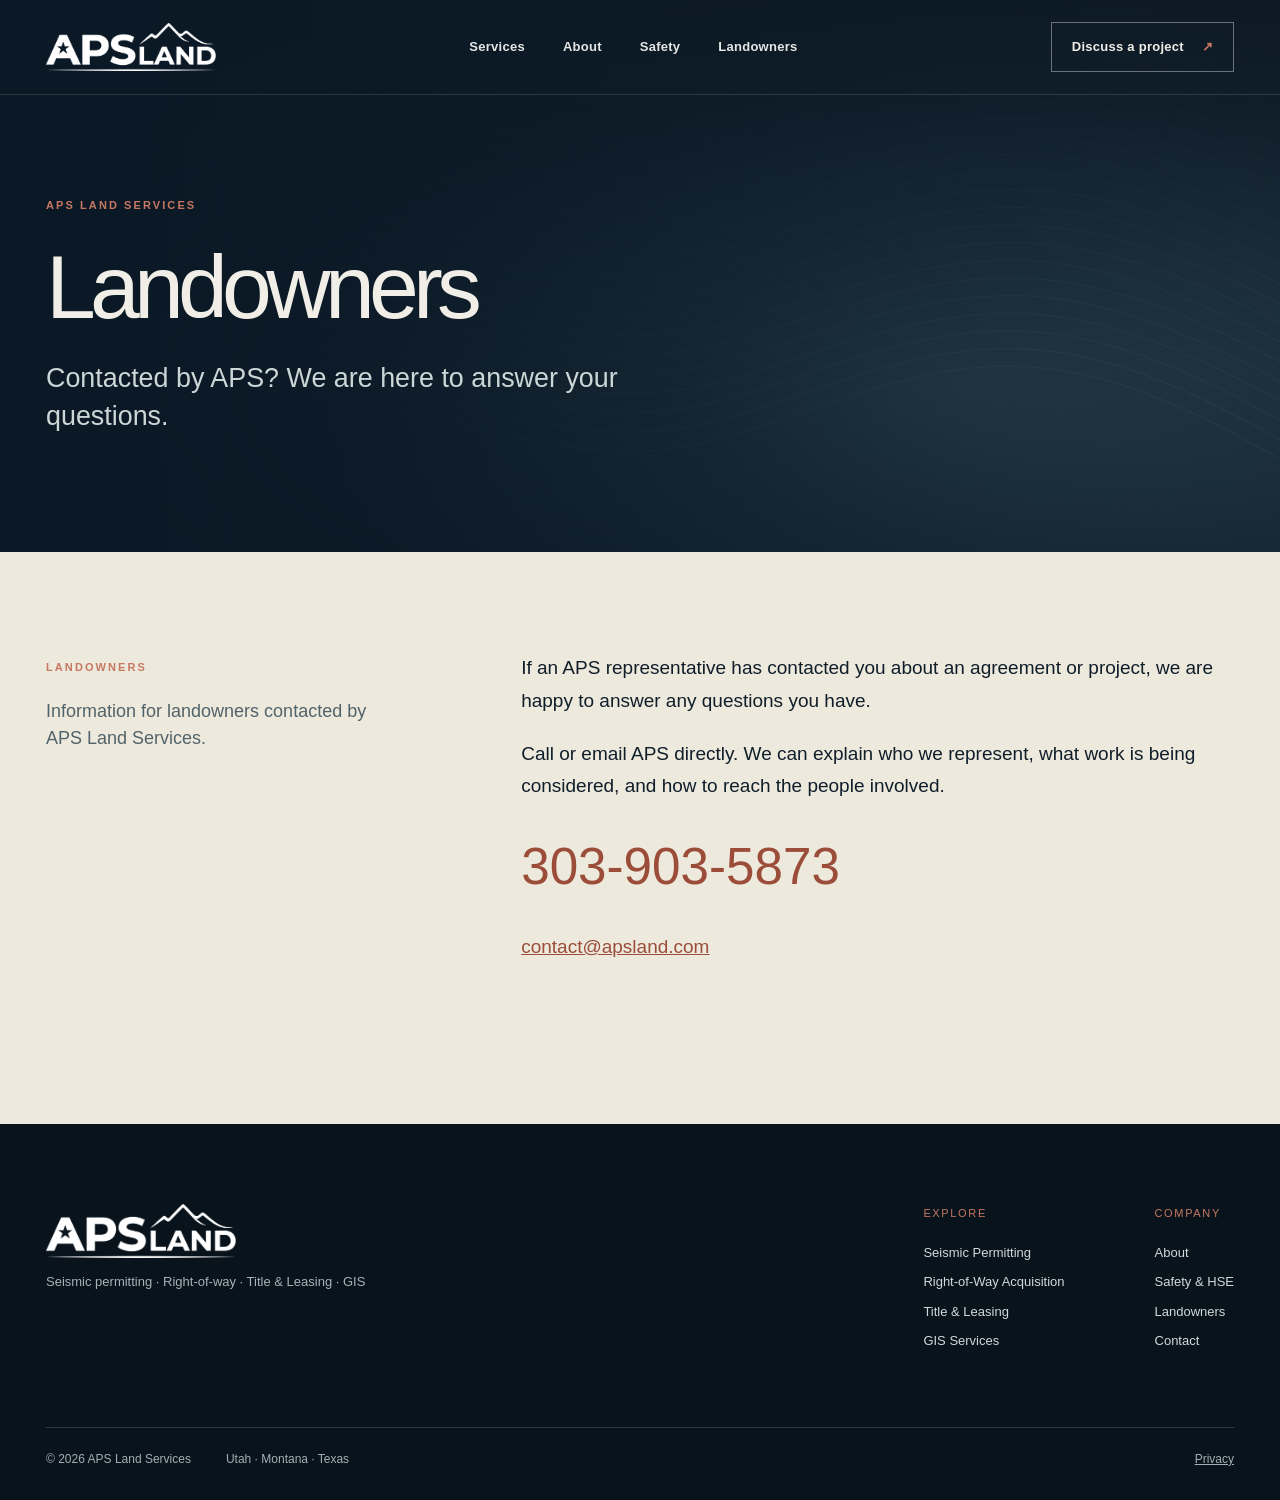
<file: landowners/index.html>
<!doctype html><html lang="en"><head><meta charset="utf-8"><meta name="viewport" content="width=device-width,initial-scale=1"><title>Landowners | APS Land Services</title><meta name="description" content="Information for landowners contacted by APS Land Services."><meta name="robots" content="noindex,nofollow"><meta name="theme-color" content="#101e2a"><link rel="icon" href="../favicon.ico"><link rel="icon" type="image/png" sizes="32x32" href="../favicon-32x32.png"><link rel="apple-touch-icon" href="../apple-touch-icon.png"><link rel="stylesheet" href="../css/site.css"></head><body class="interior"><a class="skip" href="#main">Skip to content</a><header class="header"><div class="shell header-inner"><a class="brand" href="../" aria-label="APS Land Services home"><img src="../assets/logo.png" alt="APS Land" width="170" height="49"></a><nav class="desktop-nav" aria-label="Primary"><a href="../services/">Services</a><a href="../about/">About</a><a href="../safety/">Safety</a><a href="../landowners/">Landowners</a></nav><div class="header-actions"><a class="header-contact" href="../contact/">Discuss a project <span aria-hidden="true">↗</span></a><button class="menu-toggle" type="button" aria-controls="mobile-nav" aria-expanded="false" aria-label="Open navigation"><span></span><span></span></button></div></div><nav id="mobile-nav" class="mobile-nav" aria-label="Mobile" hidden><a href="../services/">Services</a><a href="../about/">About</a><a href="../safety/">Safety</a><a href="../landowners/">Landowners</a><a href="../contact/">Discuss a project ↗</a></nav></header><main id="main"><section class="interior-hero"><svg class="waves" viewBox="0 0 1600 850" preserveAspectRatio="xMidYMid slice" aria-hidden="true"><g><path d="M -130 180 C 170 108 330 252 610 190 S 1000 93.60000000000001 1320 223.2 S 1720 108 1950 192" style="--i:0"/><path d="M -130 204 C 170 130 330 278 610 214 S 1000 115.2 1320 248.4 S 1720 130 1950 216" style="--i:1"/><path d="M -130 228 C 170 152 330 304 610 238 S 1000 136.8 1320 273.6 S 1720 152 1950 240" style="--i:2"/><path d="M -130 252 C 170 174 330 330 610 262 S 1000 158.4 1320 298.8 S 1720 174 1950 264" style="--i:3"/><path d="M -130 276 C 170 196 330 356 610 286 S 1000 180.0 1320 324.0 S 1720 196 1950 288" style="--i:4"/><path d="M -130 300 C 170 218 330 382 610 310 S 1000 201.60000000000002 1320 349.2 S 1720 218 1950 312" style="--i:5"/><path d="M -130 324 C 170 240 330 408 610 334 S 1000 223.2 1320 374.4 S 1720 240 1950 336" style="--i:6"/><path d="M -130 348 C 170 262 330 434 610 358 S 1000 244.8 1320 399.6 S 1720 262 1950 360" style="--i:7"/><path d="M -130 372 C 170 284 330 460 610 382 S 1000 266.4 1320 424.8 S 1720 284 1950 384" style="--i:8"/><path d="M -130 396 C 170 306 330 486 610 406 S 1000 288.0 1320 450.0 S 1720 306 1950 408" style="--i:9"/><path d="M -130 420 C 170 328 330 512 610 430 S 1000 309.6 1320 475.2 S 1720 328 1950 432" style="--i:10"/><path d="M -130 444 C 170 350 330 538 610 454 S 1000 331.2 1320 500.4 S 1720 350 1950 456" style="--i:11"/><path d="M -130 468 C 170 372 330 564 610 478 S 1000 352.8 1320 525.6 S 1720 372 1950 480" style="--i:12"/><path d="M -130 492 C 170 394 330 590 610 502 S 1000 374.4 1320 550.8 S 1720 394 1950 504" style="--i:13"/><path d="M -130 516 C 170 416 330 616 610 526 S 1000 396.0 1320 576.0 S 1720 416 1950 528" style="--i:14"/><path d="M -130 540 C 170 438 330 642 610 550 S 1000 417.6 1320 601.2 S 1720 438 1950 552" style="--i:15"/><path d="M -130 564 C 170 460 330 668 610 574 S 1000 439.2 1320 626.4 S 1720 460 1950 576" style="--i:16"/><path d="M -130 588 C 170 482 330 694 610 598 S 1000 460.8 1320 651.6 S 1720 482 1950 600" style="--i:17"/><path d="M -130 612 C 170 504 330 720 610 622 S 1000 482.4 1320 676.8 S 1720 504 1950 624" style="--i:18"/></g></svg><div class="shell interior-hero-content"><span class="eyebrow">APS LAND SERVICES</span><h1>Landowners</h1><p>Contacted by APS? We are here to answer your questions.</p></div></section><section class="interior-body"><div class="shell interior-grid"><aside><span class="eyebrow">LANDOWNERS</span><p>Information for landowners contacted by APS Land Services.</p></aside><article class="prose"><p>If an APS representative has contacted you about an agreement or project, we are happy to answer any questions you have.</p><p>Call or email APS directly. We can explain who we represent, what work is being considered, and how to reach the people involved.</p><p><a class="contact-standout" href="tel:3039035873">303-903-5873</a></p><p><a href="mailto:contact@apsland.com">contact@apsland.com</a></p></article></div></section></main><footer class="footer"><div class="shell footer-top"><div><img class="footer-logo" src="../assets/logo.png" alt="APS Land Services"><p>Seismic permitting · Right-of-way · Title & Leasing · GIS</p></div><div class="footer-links"><div><span>Explore</span><a href="../services/seismic-permitting/">Seismic Permitting</a><a href="../services/right-of-way-acquisition/">Right-of-Way Acquisition</a><a href="../services/title-leasing/">Title & Leasing</a><a href="../services/gis/">GIS Services</a></div><div><span>Company</span><a href="../about/">About</a><a href="../safety/">Safety & HSE</a><a href="../landowners/">Landowners</a><a href="../contact/">Contact</a></div></div></div><div class="shell footer-bottom"><span>© 2026 APS Land Services</span><span>Utah · Montana · Texas</span><a href="../privacy/">Privacy</a></div></footer><script defer src="../js/site.js"></script></body></html>
</file>
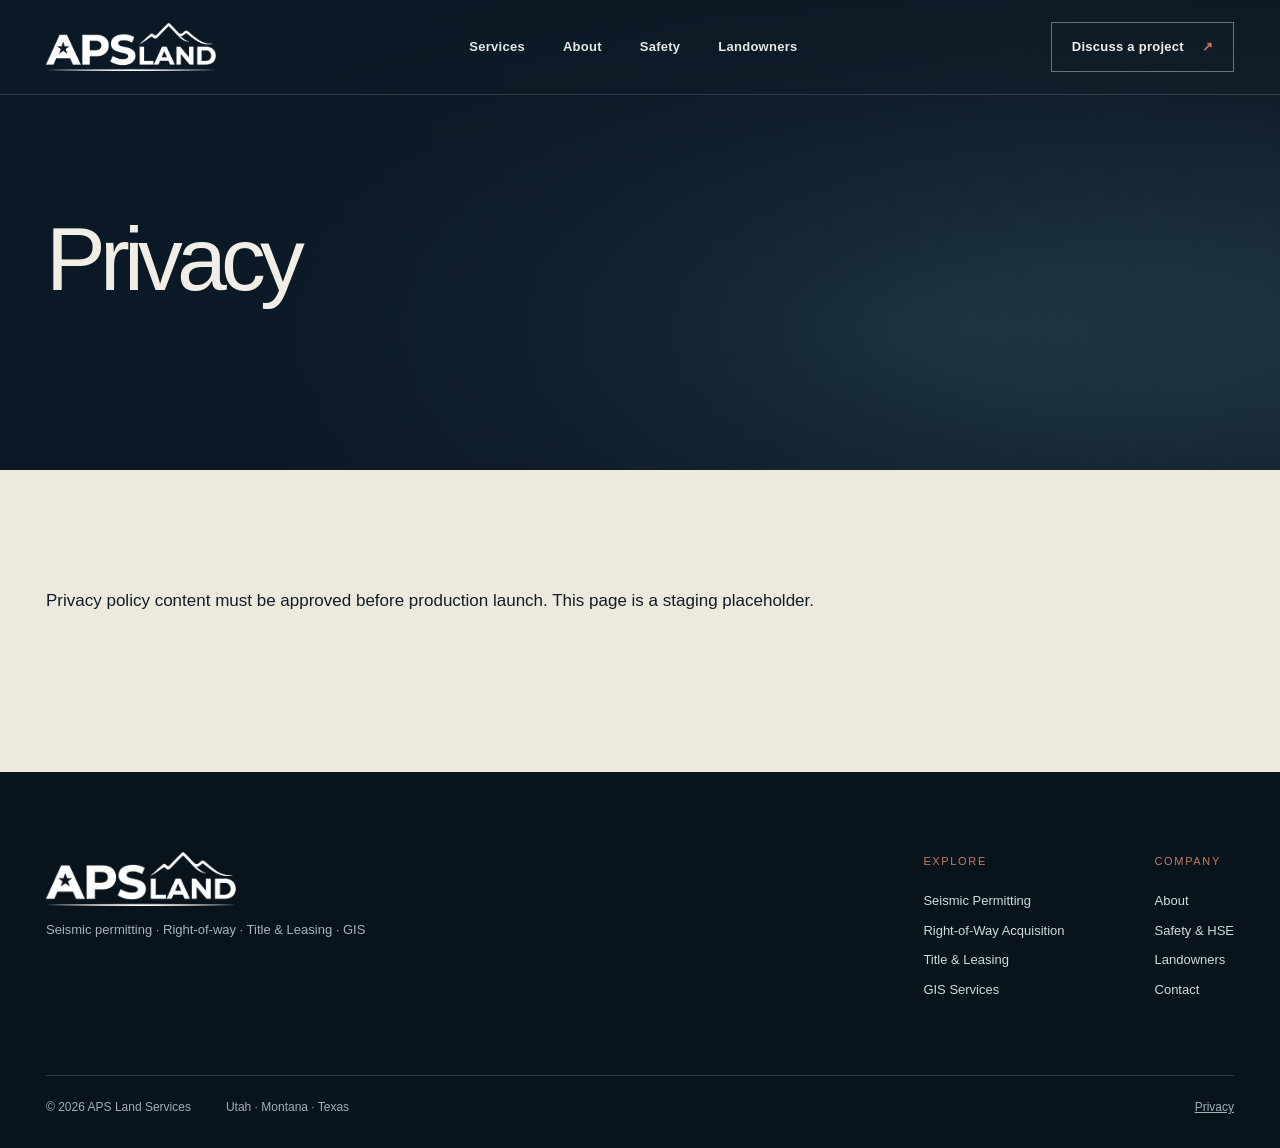
<file: privacy/index.html>
<!doctype html><html lang="en"><head><meta charset="utf-8"><meta name="viewport" content="width=device-width,initial-scale=1"><title>Privacy | APS Land Services</title><meta name="description" content="Privacy policy for APS Land Services."><meta name="robots" content="noindex,nofollow"><meta name="theme-color" content="#101e2a"><link rel="icon" href="../favicon.ico"><link rel="icon" type="image/png" sizes="32x32" href="../favicon-32x32.png"><link rel="apple-touch-icon" href="../apple-touch-icon.png"><link rel="stylesheet" href="../css/site.css"></head><body class="interior"><a class="skip" href="#main">Skip to content</a><header class="header"><div class="shell header-inner"><a class="brand" href="../" aria-label="APS Land Services home"><img src="../assets/logo.png" alt="APS Land" width="170" height="49"></a><nav class="desktop-nav" aria-label="Primary"><a href="../services/">Services</a><a href="../about/">About</a><a href="../safety/">Safety</a><a href="../landowners/">Landowners</a></nav><div class="header-actions"><a class="header-contact" href="../contact/">Discuss a project <span aria-hidden="true">↗</span></a><button class="menu-toggle" type="button" aria-controls="mobile-nav" aria-expanded="false" aria-label="Open navigation"><span></span><span></span></button></div></div><nav id="mobile-nav" class="mobile-nav" aria-label="Mobile" hidden><a href="../services/">Services</a><a href="../about/">About</a><a href="../safety/">Safety</a><a href="../landowners/">Landowners</a><a href="../contact/">Discuss a project ↗</a></nav></header><main id="main"><section class="interior-hero"><div class="shell interior-hero-content"><h1>Privacy</h1></div></section><section class="interior-body"><div class="shell"><p>Privacy policy content must be approved before production launch. This page is a staging placeholder.</p></div></section></main><footer class="footer"><div class="shell footer-top"><div><img class="footer-logo" src="../assets/logo.png" alt="APS Land Services"><p>Seismic permitting · Right-of-way · Title & Leasing · GIS</p></div><div class="footer-links"><div><span>Explore</span><a href="../services/seismic-permitting/">Seismic Permitting</a><a href="../services/right-of-way-acquisition/">Right-of-Way Acquisition</a><a href="../services/title-leasing/">Title & Leasing</a><a href="../services/gis/">GIS Services</a></div><div><span>Company</span><a href="../about/">About</a><a href="../safety/">Safety & HSE</a><a href="../landowners/">Landowners</a><a href="../contact/">Contact</a></div></div></div><div class="shell footer-bottom"><span>© 2026 APS Land Services</span><span>Utah · Montana · Texas</span><a href="../privacy/">Privacy</a></div></footer><script defer src="../js/site.js"></script></body></html>
</file>
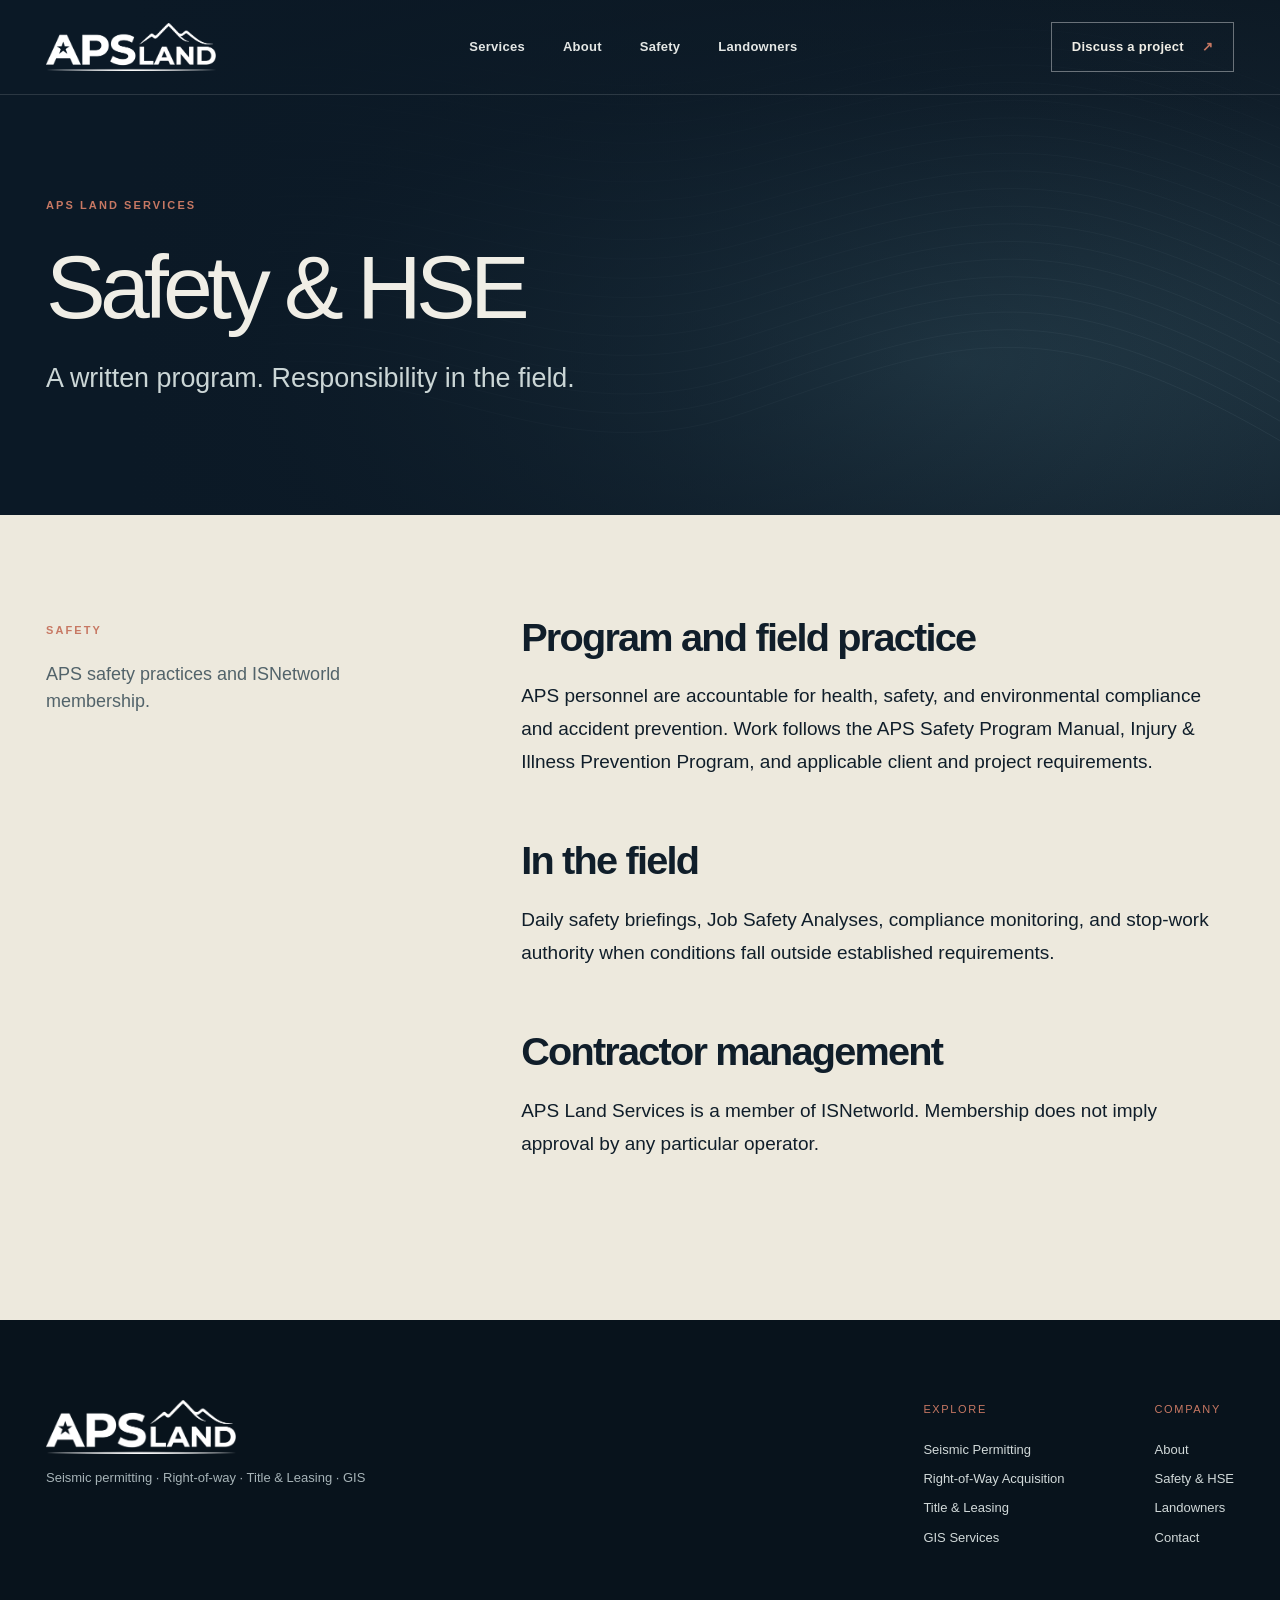
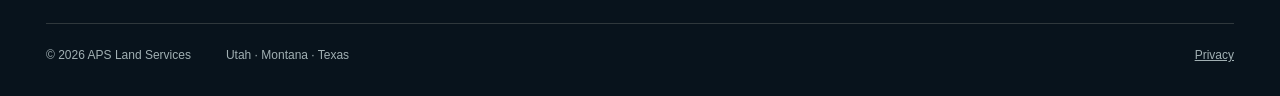
<file: safety/index.html>
<!doctype html><html lang="en"><head><meta charset="utf-8"><meta name="viewport" content="width=device-width,initial-scale=1"><title>Safety &amp; HSE | APS Land Services</title><meta name="description" content="APS safety practices and ISNetworld membership."><meta name="robots" content="noindex,nofollow"><meta name="theme-color" content="#101e2a"><link rel="icon" href="../favicon.ico"><link rel="icon" type="image/png" sizes="32x32" href="../favicon-32x32.png"><link rel="apple-touch-icon" href="../apple-touch-icon.png"><link rel="stylesheet" href="../css/site.css"></head><body class="interior"><a class="skip" href="#main">Skip to content</a><header class="header"><div class="shell header-inner"><a class="brand" href="../" aria-label="APS Land Services home"><img src="../assets/logo.png" alt="APS Land" width="170" height="49"></a><nav class="desktop-nav" aria-label="Primary"><a href="../services/">Services</a><a href="../about/">About</a><a href="../safety/">Safety</a><a href="../landowners/">Landowners</a></nav><div class="header-actions"><a class="header-contact" href="../contact/">Discuss a project <span aria-hidden="true">↗</span></a><button class="menu-toggle" type="button" aria-controls="mobile-nav" aria-expanded="false" aria-label="Open navigation"><span></span><span></span></button></div></div><nav id="mobile-nav" class="mobile-nav" aria-label="Mobile" hidden><a href="../services/">Services</a><a href="../about/">About</a><a href="../safety/">Safety</a><a href="../landowners/">Landowners</a><a href="../contact/">Discuss a project ↗</a></nav></header><main id="main"><section class="interior-hero"><svg class="waves" viewBox="0 0 1600 850" preserveAspectRatio="xMidYMid slice" aria-hidden="true"><g><path d="M -130 180 C 170 108 330 252 610 190 S 1000 93.60000000000001 1320 223.2 S 1720 108 1950 192" style="--i:0"/><path d="M -130 204 C 170 130 330 278 610 214 S 1000 115.2 1320 248.4 S 1720 130 1950 216" style="--i:1"/><path d="M -130 228 C 170 152 330 304 610 238 S 1000 136.8 1320 273.6 S 1720 152 1950 240" style="--i:2"/><path d="M -130 252 C 170 174 330 330 610 262 S 1000 158.4 1320 298.8 S 1720 174 1950 264" style="--i:3"/><path d="M -130 276 C 170 196 330 356 610 286 S 1000 180.0 1320 324.0 S 1720 196 1950 288" style="--i:4"/><path d="M -130 300 C 170 218 330 382 610 310 S 1000 201.60000000000002 1320 349.2 S 1720 218 1950 312" style="--i:5"/><path d="M -130 324 C 170 240 330 408 610 334 S 1000 223.2 1320 374.4 S 1720 240 1950 336" style="--i:6"/><path d="M -130 348 C 170 262 330 434 610 358 S 1000 244.8 1320 399.6 S 1720 262 1950 360" style="--i:7"/><path d="M -130 372 C 170 284 330 460 610 382 S 1000 266.4 1320 424.8 S 1720 284 1950 384" style="--i:8"/><path d="M -130 396 C 170 306 330 486 610 406 S 1000 288.0 1320 450.0 S 1720 306 1950 408" style="--i:9"/><path d="M -130 420 C 170 328 330 512 610 430 S 1000 309.6 1320 475.2 S 1720 328 1950 432" style="--i:10"/><path d="M -130 444 C 170 350 330 538 610 454 S 1000 331.2 1320 500.4 S 1720 350 1950 456" style="--i:11"/><path d="M -130 468 C 170 372 330 564 610 478 S 1000 352.8 1320 525.6 S 1720 372 1950 480" style="--i:12"/><path d="M -130 492 C 170 394 330 590 610 502 S 1000 374.4 1320 550.8 S 1720 394 1950 504" style="--i:13"/><path d="M -130 516 C 170 416 330 616 610 526 S 1000 396.0 1320 576.0 S 1720 416 1950 528" style="--i:14"/><path d="M -130 540 C 170 438 330 642 610 550 S 1000 417.6 1320 601.2 S 1720 438 1950 552" style="--i:15"/><path d="M -130 564 C 170 460 330 668 610 574 S 1000 439.2 1320 626.4 S 1720 460 1950 576" style="--i:16"/><path d="M -130 588 C 170 482 330 694 610 598 S 1000 460.8 1320 651.6 S 1720 482 1950 600" style="--i:17"/><path d="M -130 612 C 170 504 330 720 610 622 S 1000 482.4 1320 676.8 S 1720 504 1950 624" style="--i:18"/></g></svg><div class="shell interior-hero-content"><span class="eyebrow">APS LAND SERVICES</span><h1>Safety & HSE</h1><p>A written program. Responsibility in the field.</p></div></section><section class="interior-body"><div class="shell interior-grid"><aside><span class="eyebrow">SAFETY</span><p>APS safety practices and ISNetworld membership.</p></aside><article class="prose"><h2>Program and field practice</h2><p>APS personnel are accountable for health, safety, and environmental compliance and accident prevention. Work follows the APS Safety Program Manual, Injury & Illness Prevention Program, and applicable client and project requirements.</p><h2>In the field</h2><p>Daily safety briefings, Job Safety Analyses, compliance monitoring, and stop-work authority when conditions fall outside established requirements.</p><h2>Contractor management</h2><p>APS Land Services is a member of ISNetworld. Membership does not imply approval by any particular operator.</p></article></div></section></main><footer class="footer"><div class="shell footer-top"><div><img class="footer-logo" src="../assets/logo.png" alt="APS Land Services"><p>Seismic permitting · Right-of-way · Title & Leasing · GIS</p></div><div class="footer-links"><div><span>Explore</span><a href="../services/seismic-permitting/">Seismic Permitting</a><a href="../services/right-of-way-acquisition/">Right-of-Way Acquisition</a><a href="../services/title-leasing/">Title & Leasing</a><a href="../services/gis/">GIS Services</a></div><div><span>Company</span><a href="../about/">About</a><a href="../safety/">Safety & HSE</a><a href="../landowners/">Landowners</a><a href="../contact/">Contact</a></div></div></div><div class="shell footer-bottom"><span>© 2026 APS Land Services</span><span>Utah · Montana · Texas</span><a href="../privacy/">Privacy</a></div></footer><script defer src="../js/site.js"></script></body></html>
</file>
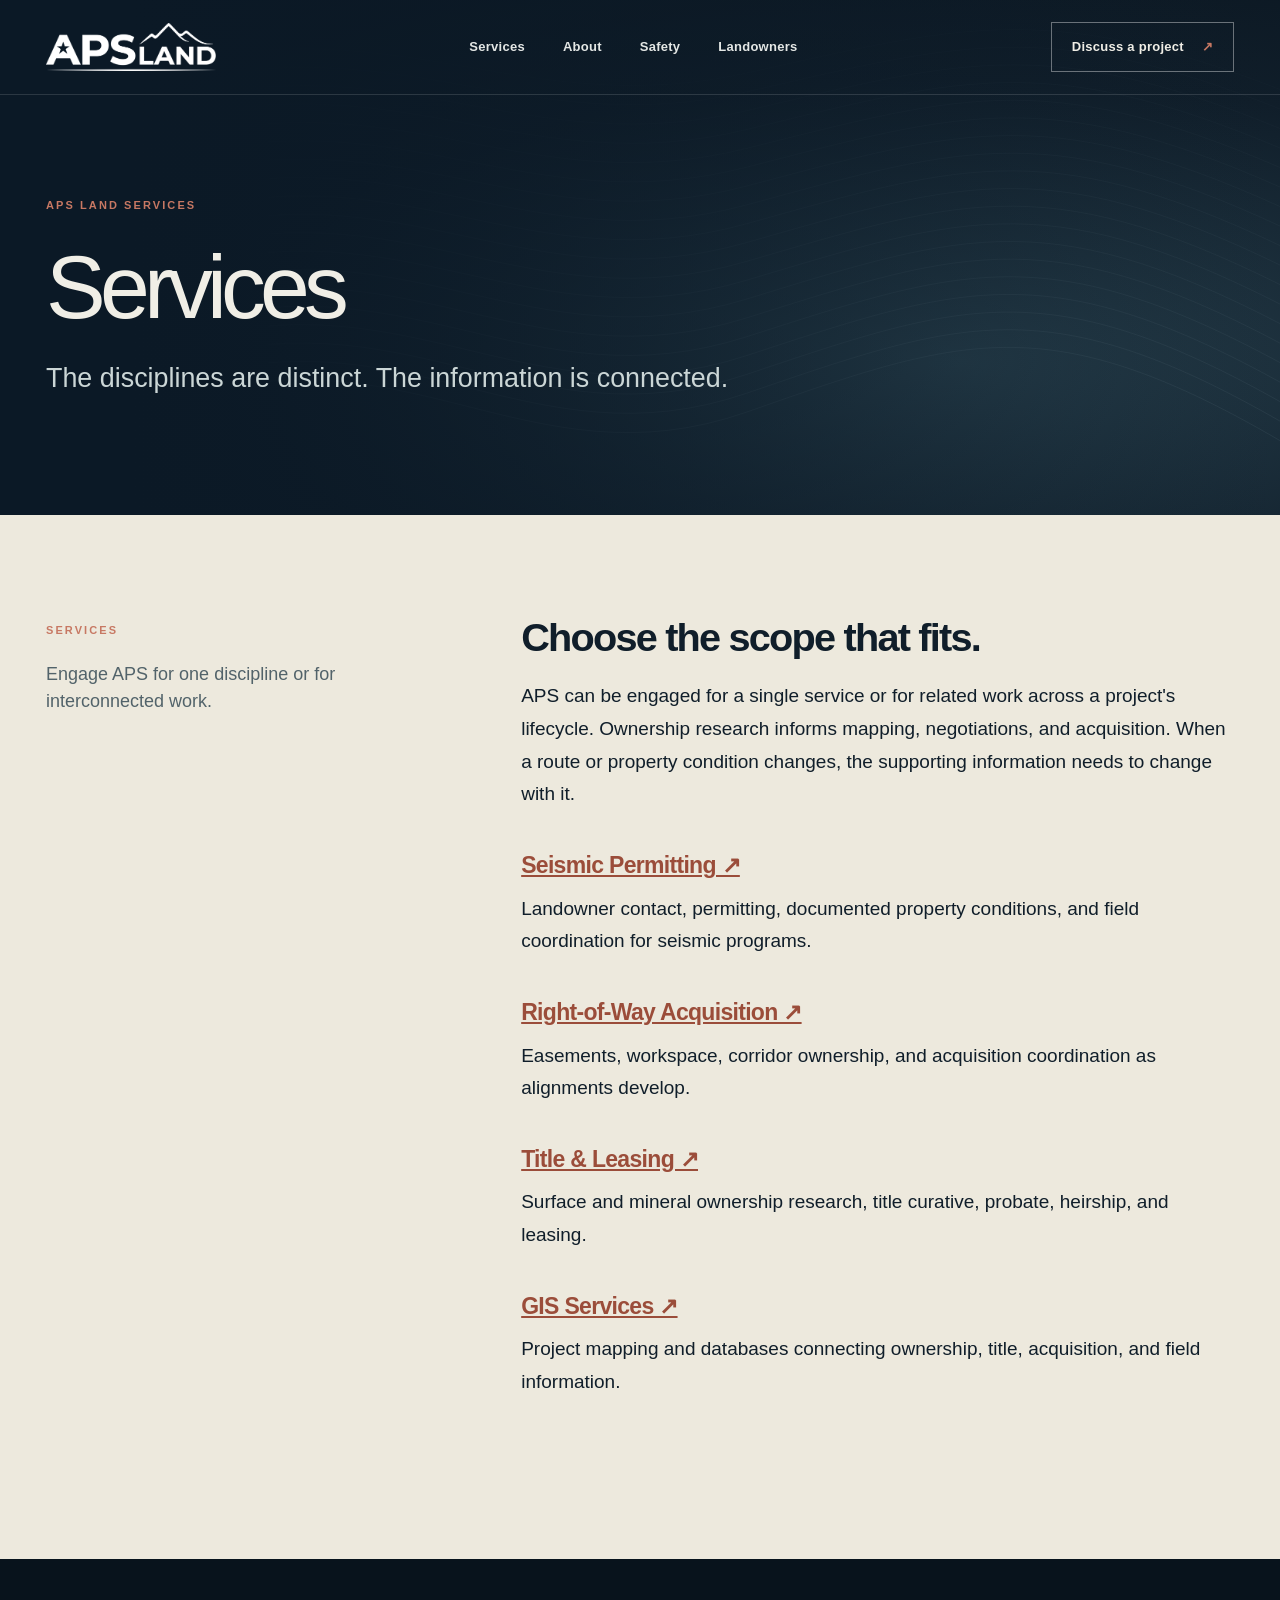
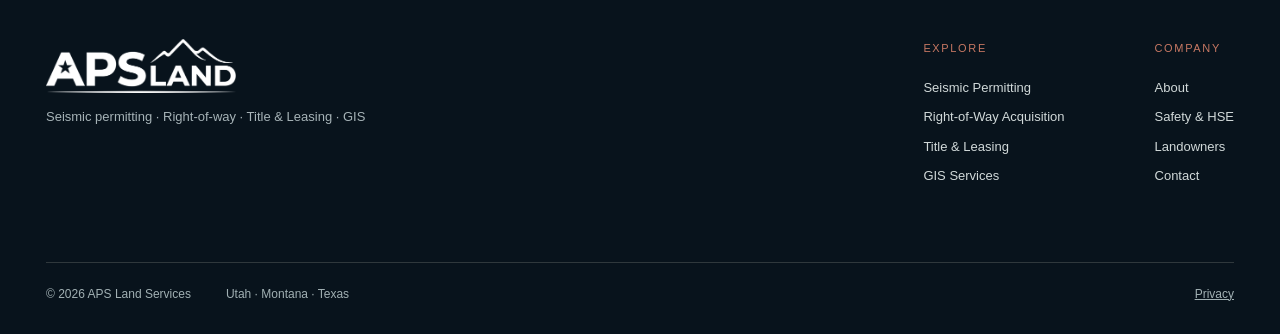
<file: services/index.html>
<!doctype html><html lang="en"><head><meta charset="utf-8"><meta name="viewport" content="width=device-width,initial-scale=1"><title>Services | APS Land Services</title><meta name="description" content="Engage APS for one discipline or for interconnected work."><meta name="robots" content="noindex,nofollow"><meta name="theme-color" content="#101e2a"><link rel="icon" href="../favicon.ico"><link rel="icon" type="image/png" sizes="32x32" href="../favicon-32x32.png"><link rel="apple-touch-icon" href="../apple-touch-icon.png"><link rel="stylesheet" href="../css/site.css"></head><body class="interior"><a class="skip" href="#main">Skip to content</a><header class="header"><div class="shell header-inner"><a class="brand" href="../" aria-label="APS Land Services home"><img src="../assets/logo.png" alt="APS Land" width="170" height="49"></a><nav class="desktop-nav" aria-label="Primary"><a href="../services/">Services</a><a href="../about/">About</a><a href="../safety/">Safety</a><a href="../landowners/">Landowners</a></nav><div class="header-actions"><a class="header-contact" href="../contact/">Discuss a project <span aria-hidden="true">↗</span></a><button class="menu-toggle" type="button" aria-controls="mobile-nav" aria-expanded="false" aria-label="Open navigation"><span></span><span></span></button></div></div><nav id="mobile-nav" class="mobile-nav" aria-label="Mobile" hidden><a href="../services/">Services</a><a href="../about/">About</a><a href="../safety/">Safety</a><a href="../landowners/">Landowners</a><a href="../contact/">Discuss a project ↗</a></nav></header><main id="main"><section class="interior-hero"><svg class="waves" viewBox="0 0 1600 850" preserveAspectRatio="xMidYMid slice" aria-hidden="true"><g><path d="M -130 180 C 170 108 330 252 610 190 S 1000 93.60000000000001 1320 223.2 S 1720 108 1950 192" style="--i:0"/><path d="M -130 204 C 170 130 330 278 610 214 S 1000 115.2 1320 248.4 S 1720 130 1950 216" style="--i:1"/><path d="M -130 228 C 170 152 330 304 610 238 S 1000 136.8 1320 273.6 S 1720 152 1950 240" style="--i:2"/><path d="M -130 252 C 170 174 330 330 610 262 S 1000 158.4 1320 298.8 S 1720 174 1950 264" style="--i:3"/><path d="M -130 276 C 170 196 330 356 610 286 S 1000 180.0 1320 324.0 S 1720 196 1950 288" style="--i:4"/><path d="M -130 300 C 170 218 330 382 610 310 S 1000 201.60000000000002 1320 349.2 S 1720 218 1950 312" style="--i:5"/><path d="M -130 324 C 170 240 330 408 610 334 S 1000 223.2 1320 374.4 S 1720 240 1950 336" style="--i:6"/><path d="M -130 348 C 170 262 330 434 610 358 S 1000 244.8 1320 399.6 S 1720 262 1950 360" style="--i:7"/><path d="M -130 372 C 170 284 330 460 610 382 S 1000 266.4 1320 424.8 S 1720 284 1950 384" style="--i:8"/><path d="M -130 396 C 170 306 330 486 610 406 S 1000 288.0 1320 450.0 S 1720 306 1950 408" style="--i:9"/><path d="M -130 420 C 170 328 330 512 610 430 S 1000 309.6 1320 475.2 S 1720 328 1950 432" style="--i:10"/><path d="M -130 444 C 170 350 330 538 610 454 S 1000 331.2 1320 500.4 S 1720 350 1950 456" style="--i:11"/><path d="M -130 468 C 170 372 330 564 610 478 S 1000 352.8 1320 525.6 S 1720 372 1950 480" style="--i:12"/><path d="M -130 492 C 170 394 330 590 610 502 S 1000 374.4 1320 550.8 S 1720 394 1950 504" style="--i:13"/><path d="M -130 516 C 170 416 330 616 610 526 S 1000 396.0 1320 576.0 S 1720 416 1950 528" style="--i:14"/><path d="M -130 540 C 170 438 330 642 610 550 S 1000 417.6 1320 601.2 S 1720 438 1950 552" style="--i:15"/><path d="M -130 564 C 170 460 330 668 610 574 S 1000 439.2 1320 626.4 S 1720 460 1950 576" style="--i:16"/><path d="M -130 588 C 170 482 330 694 610 598 S 1000 460.8 1320 651.6 S 1720 482 1950 600" style="--i:17"/><path d="M -130 612 C 170 504 330 720 610 622 S 1000 482.4 1320 676.8 S 1720 504 1950 624" style="--i:18"/></g></svg><div class="shell interior-hero-content"><span class="eyebrow">APS LAND SERVICES</span><h1>Services</h1><p>The disciplines are distinct. The information is connected.</p></div></section><section class="interior-body"><div class="shell interior-grid"><aside><span class="eyebrow">SERVICES</span><p>Engage APS for one discipline or for interconnected work.</p></aside><article class="prose"><h2>Choose the scope that fits.</h2><p>APS can be engaged for a single service or for related work across a project's lifecycle. Ownership research informs mapping, negotiations, and acquisition. When a route or property condition changes, the supporting information needs to change with it.</p><h3><a href="seismic-permitting/">Seismic Permitting ↗</a></h3><p>Landowner contact, permitting, documented property conditions, and field coordination for seismic programs.</p><h3><a href="right-of-way-acquisition/">Right-of-Way Acquisition ↗</a></h3><p>Easements, workspace, corridor ownership, and acquisition coordination as alignments develop.</p><h3><a href="title-leasing/">Title & Leasing ↗</a></h3><p>Surface and mineral ownership research, title curative, probate, heirship, and leasing.</p><h3><a href="gis/">GIS Services ↗</a></h3><p>Project mapping and databases connecting ownership, title, acquisition, and field information.</p></article></div></section></main><footer class="footer"><div class="shell footer-top"><div><img class="footer-logo" src="../assets/logo.png" alt="APS Land Services"><p>Seismic permitting · Right-of-way · Title & Leasing · GIS</p></div><div class="footer-links"><div><span>Explore</span><a href="../services/seismic-permitting/">Seismic Permitting</a><a href="../services/right-of-way-acquisition/">Right-of-Way Acquisition</a><a href="../services/title-leasing/">Title & Leasing</a><a href="../services/gis/">GIS Services</a></div><div><span>Company</span><a href="../about/">About</a><a href="../safety/">Safety & HSE</a><a href="../landowners/">Landowners</a><a href="../contact/">Contact</a></div></div></div><div class="shell footer-bottom"><span>© 2026 APS Land Services</span><span>Utah · Montana · Texas</span><a href="../privacy/">Privacy</a></div></footer><script defer src="../js/site.js"></script></body></html>
</file>
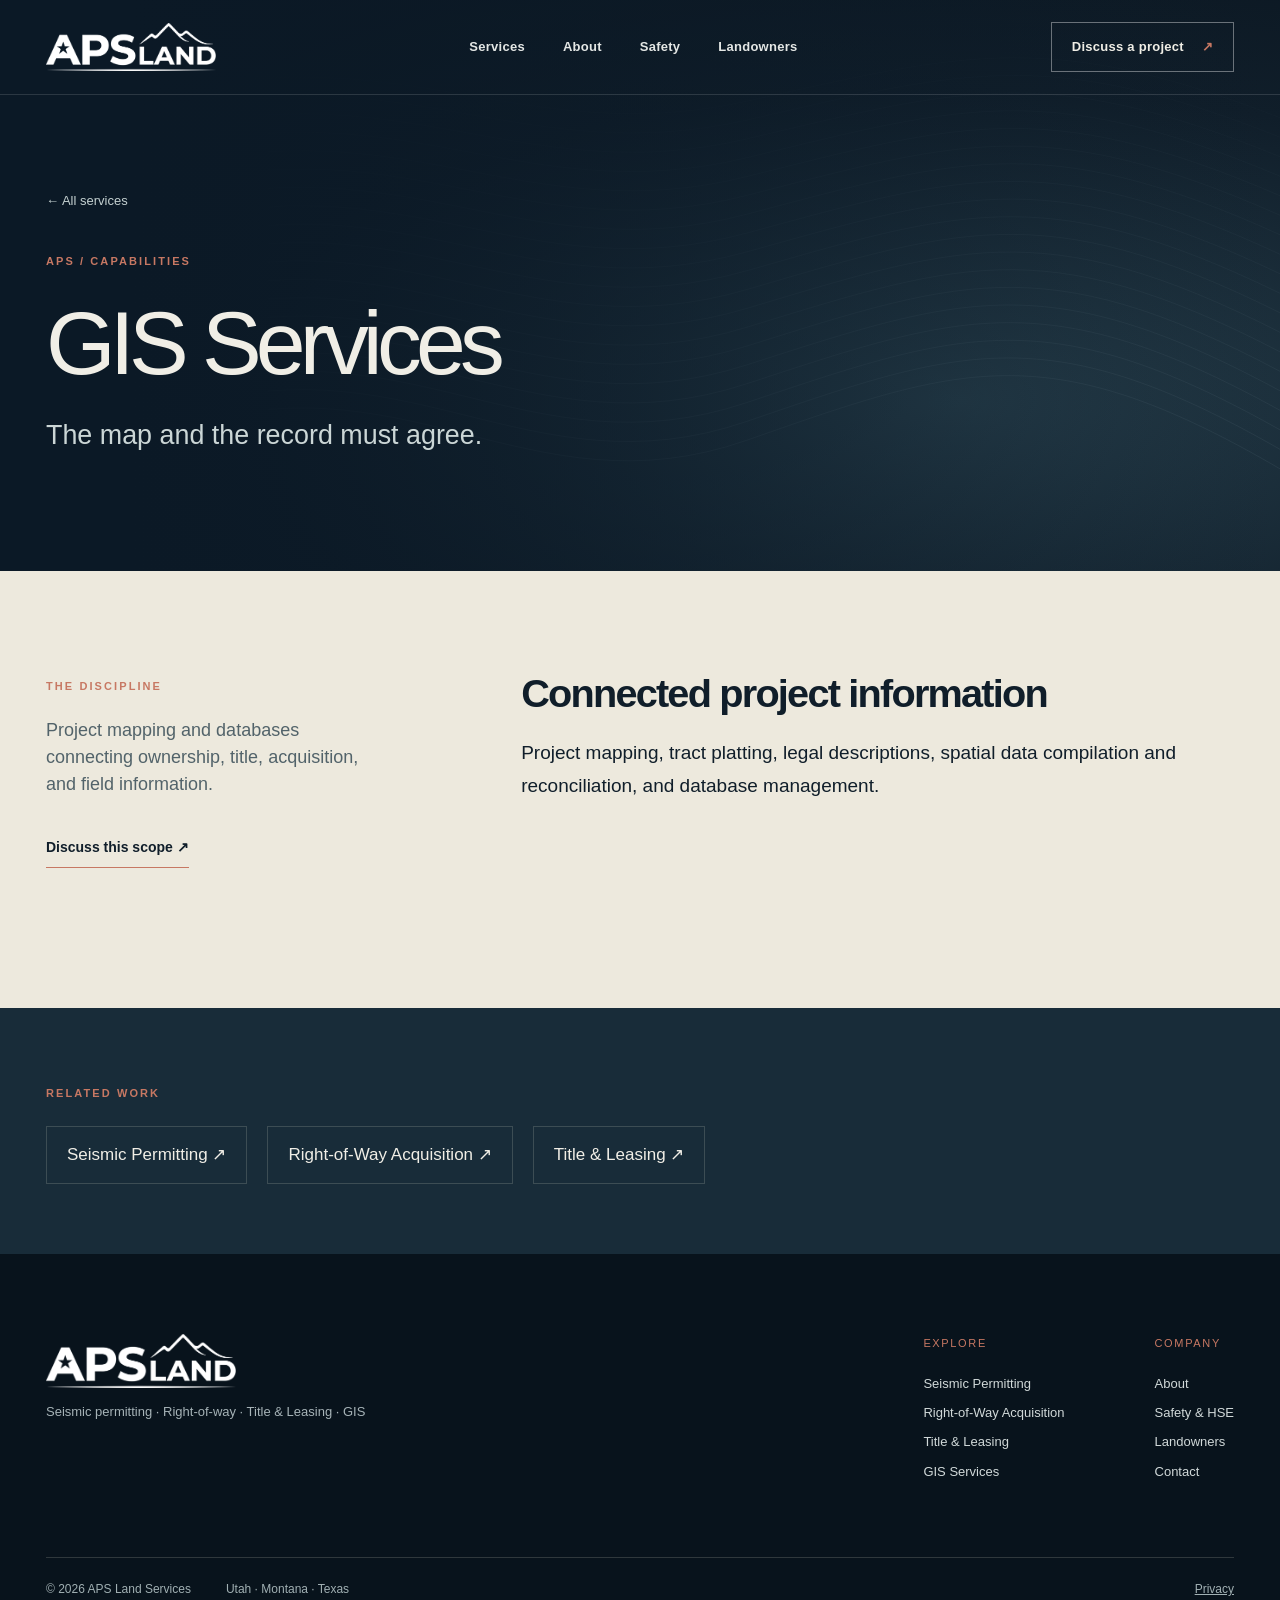
<file: services/gis/index.html>
<!doctype html><html lang="en"><head><meta charset="utf-8"><meta name="viewport" content="width=device-width,initial-scale=1"><title>GIS Services | APS Land Services</title><meta name="description" content="Project mapping and databases connecting ownership, title, acquisition, and field information."><meta name="robots" content="noindex,nofollow"><meta name="theme-color" content="#101e2a"><link rel="icon" href="../../favicon.ico"><link rel="icon" type="image/png" sizes="32x32" href="../../favicon-32x32.png"><link rel="apple-touch-icon" href="../../apple-touch-icon.png"><link rel="stylesheet" href="../../css/site.css"></head><body class="interior"><a class="skip" href="#main">Skip to content</a><header class="header"><div class="shell header-inner"><a class="brand" href="../../" aria-label="APS Land Services home"><img src="../../assets/logo.png" alt="APS Land" width="170" height="49"></a><nav class="desktop-nav" aria-label="Primary"><a href="../../services/">Services</a><a href="../../about/">About</a><a href="../../safety/">Safety</a><a href="../../landowners/">Landowners</a></nav><div class="header-actions"><a class="header-contact" href="../../contact/">Discuss a project <span aria-hidden="true">↗</span></a><button class="menu-toggle" type="button" aria-controls="mobile-nav" aria-expanded="false" aria-label="Open navigation"><span></span><span></span></button></div></div><nav id="mobile-nav" class="mobile-nav" aria-label="Mobile" hidden><a href="../../services/">Services</a><a href="../../about/">About</a><a href="../../safety/">Safety</a><a href="../../landowners/">Landowners</a><a href="../../contact/">Discuss a project ↗</a></nav></header><main id="main"><section class="interior-hero"><svg class="waves" viewBox="0 0 1600 850" preserveAspectRatio="xMidYMid slice" aria-hidden="true"><g><path d="M -130 180 C 170 108 330 252 610 190 S 1000 93.60000000000001 1320 223.2 S 1720 108 1950 192" style="--i:0"/><path d="M -130 204 C 170 130 330 278 610 214 S 1000 115.2 1320 248.4 S 1720 130 1950 216" style="--i:1"/><path d="M -130 228 C 170 152 330 304 610 238 S 1000 136.8 1320 273.6 S 1720 152 1950 240" style="--i:2"/><path d="M -130 252 C 170 174 330 330 610 262 S 1000 158.4 1320 298.8 S 1720 174 1950 264" style="--i:3"/><path d="M -130 276 C 170 196 330 356 610 286 S 1000 180.0 1320 324.0 S 1720 196 1950 288" style="--i:4"/><path d="M -130 300 C 170 218 330 382 610 310 S 1000 201.60000000000002 1320 349.2 S 1720 218 1950 312" style="--i:5"/><path d="M -130 324 C 170 240 330 408 610 334 S 1000 223.2 1320 374.4 S 1720 240 1950 336" style="--i:6"/><path d="M -130 348 C 170 262 330 434 610 358 S 1000 244.8 1320 399.6 S 1720 262 1950 360" style="--i:7"/><path d="M -130 372 C 170 284 330 460 610 382 S 1000 266.4 1320 424.8 S 1720 284 1950 384" style="--i:8"/><path d="M -130 396 C 170 306 330 486 610 406 S 1000 288.0 1320 450.0 S 1720 306 1950 408" style="--i:9"/><path d="M -130 420 C 170 328 330 512 610 430 S 1000 309.6 1320 475.2 S 1720 328 1950 432" style="--i:10"/><path d="M -130 444 C 170 350 330 538 610 454 S 1000 331.2 1320 500.4 S 1720 350 1950 456" style="--i:11"/><path d="M -130 468 C 170 372 330 564 610 478 S 1000 352.8 1320 525.6 S 1720 372 1950 480" style="--i:12"/><path d="M -130 492 C 170 394 330 590 610 502 S 1000 374.4 1320 550.8 S 1720 394 1950 504" style="--i:13"/><path d="M -130 516 C 170 416 330 616 610 526 S 1000 396.0 1320 576.0 S 1720 416 1950 528" style="--i:14"/><path d="M -130 540 C 170 438 330 642 610 550 S 1000 417.6 1320 601.2 S 1720 438 1950 552" style="--i:15"/><path d="M -130 564 C 170 460 330 668 610 574 S 1000 439.2 1320 626.4 S 1720 460 1950 576" style="--i:16"/><path d="M -130 588 C 170 482 330 694 610 598 S 1000 460.8 1320 651.6 S 1720 482 1950 600" style="--i:17"/><path d="M -130 612 C 170 504 330 720 610 622 S 1000 482.4 1320 676.8 S 1720 504 1950 624" style="--i:18"/></g></svg><div class="shell interior-hero-content"><a class="back-link" href="../">← All services</a><span class="eyebrow">APS / CAPABILITIES</span><h1>GIS Services</h1><p>The map and the record must agree.</p></div></section><section class="interior-body"><div class="shell interior-grid"><aside><span class="eyebrow">THE DISCIPLINE</span><p>Project mapping and databases connecting ownership, title, acquisition, and field information.</p><a class="underlink" href="../../contact/">Discuss this scope ↗</a></aside><article class="prose"><h2>Connected project information</h2><p>Project mapping, tract platting, legal descriptions, spatial data compilation and reconciliation, and database management.</p></article></div></section><section class="related"><div class="shell"><span class="eyebrow">RELATED WORK</span><div><a href="../seismic-permitting/">Seismic Permitting ↗</a><a href="../right-of-way-acquisition/">Right-of-Way Acquisition ↗</a><a href="../title-leasing/">Title & Leasing ↗</a></div></div></section></main><footer class="footer"><div class="shell footer-top"><div><img class="footer-logo" src="../../assets/logo.png" alt="APS Land Services"><p>Seismic permitting · Right-of-way · Title & Leasing · GIS</p></div><div class="footer-links"><div><span>Explore</span><a href="../../services/seismic-permitting/">Seismic Permitting</a><a href="../../services/right-of-way-acquisition/">Right-of-Way Acquisition</a><a href="../../services/title-leasing/">Title & Leasing</a><a href="../../services/gis/">GIS Services</a></div><div><span>Company</span><a href="../../about/">About</a><a href="../../safety/">Safety & HSE</a><a href="../../landowners/">Landowners</a><a href="../../contact/">Contact</a></div></div></div><div class="shell footer-bottom"><span>© 2026 APS Land Services</span><span>Utah · Montana · Texas</span><a href="../../privacy/">Privacy</a></div></footer><script defer src="../../js/site.js"></script></body></html>
</file>
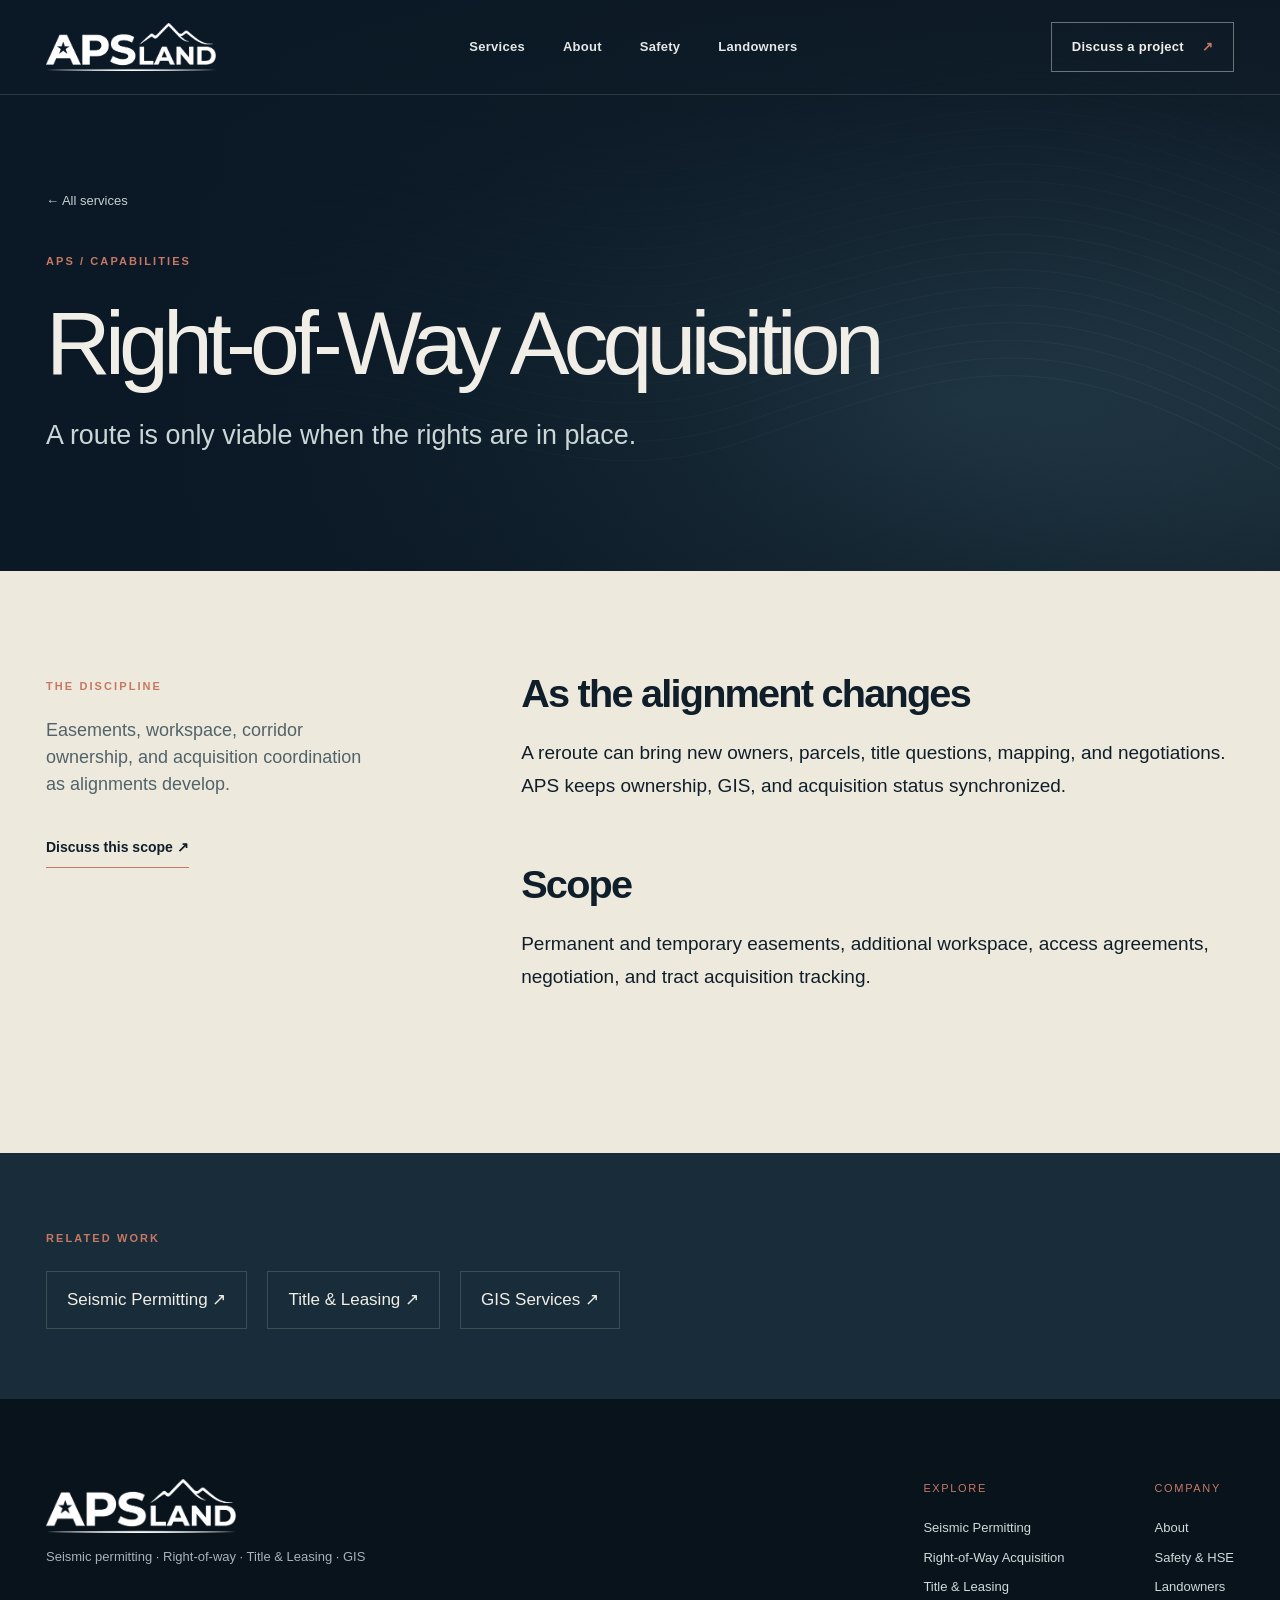
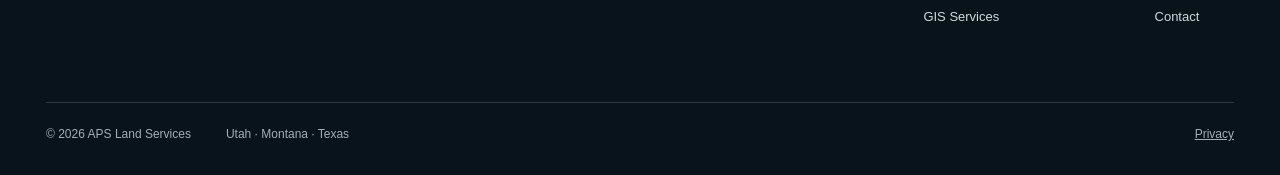
<file: services/right-of-way-acquisition/index.html>
<!doctype html><html lang="en"><head><meta charset="utf-8"><meta name="viewport" content="width=device-width,initial-scale=1"><title>Right-of-Way Acquisition | APS Land Services</title><meta name="description" content="Easements, workspace, corridor ownership, and acquisition coordination as alignments develop."><meta name="robots" content="noindex,nofollow"><meta name="theme-color" content="#101e2a"><link rel="icon" href="../../favicon.ico"><link rel="icon" type="image/png" sizes="32x32" href="../../favicon-32x32.png"><link rel="apple-touch-icon" href="../../apple-touch-icon.png"><link rel="stylesheet" href="../../css/site.css"></head><body class="interior"><a class="skip" href="#main">Skip to content</a><header class="header"><div class="shell header-inner"><a class="brand" href="../../" aria-label="APS Land Services home"><img src="../../assets/logo.png" alt="APS Land" width="170" height="49"></a><nav class="desktop-nav" aria-label="Primary"><a href="../../services/">Services</a><a href="../../about/">About</a><a href="../../safety/">Safety</a><a href="../../landowners/">Landowners</a></nav><div class="header-actions"><a class="header-contact" href="../../contact/">Discuss a project <span aria-hidden="true">↗</span></a><button class="menu-toggle" type="button" aria-controls="mobile-nav" aria-expanded="false" aria-label="Open navigation"><span></span><span></span></button></div></div><nav id="mobile-nav" class="mobile-nav" aria-label="Mobile" hidden><a href="../../services/">Services</a><a href="../../about/">About</a><a href="../../safety/">Safety</a><a href="../../landowners/">Landowners</a><a href="../../contact/">Discuss a project ↗</a></nav></header><main id="main"><section class="interior-hero"><svg class="waves" viewBox="0 0 1600 850" preserveAspectRatio="xMidYMid slice" aria-hidden="true"><g><path d="M -130 180 C 170 108 330 252 610 190 S 1000 93.60000000000001 1320 223.2 S 1720 108 1950 192" style="--i:0"/><path d="M -130 204 C 170 130 330 278 610 214 S 1000 115.2 1320 248.4 S 1720 130 1950 216" style="--i:1"/><path d="M -130 228 C 170 152 330 304 610 238 S 1000 136.8 1320 273.6 S 1720 152 1950 240" style="--i:2"/><path d="M -130 252 C 170 174 330 330 610 262 S 1000 158.4 1320 298.8 S 1720 174 1950 264" style="--i:3"/><path d="M -130 276 C 170 196 330 356 610 286 S 1000 180.0 1320 324.0 S 1720 196 1950 288" style="--i:4"/><path d="M -130 300 C 170 218 330 382 610 310 S 1000 201.60000000000002 1320 349.2 S 1720 218 1950 312" style="--i:5"/><path d="M -130 324 C 170 240 330 408 610 334 S 1000 223.2 1320 374.4 S 1720 240 1950 336" style="--i:6"/><path d="M -130 348 C 170 262 330 434 610 358 S 1000 244.8 1320 399.6 S 1720 262 1950 360" style="--i:7"/><path d="M -130 372 C 170 284 330 460 610 382 S 1000 266.4 1320 424.8 S 1720 284 1950 384" style="--i:8"/><path d="M -130 396 C 170 306 330 486 610 406 S 1000 288.0 1320 450.0 S 1720 306 1950 408" style="--i:9"/><path d="M -130 420 C 170 328 330 512 610 430 S 1000 309.6 1320 475.2 S 1720 328 1950 432" style="--i:10"/><path d="M -130 444 C 170 350 330 538 610 454 S 1000 331.2 1320 500.4 S 1720 350 1950 456" style="--i:11"/><path d="M -130 468 C 170 372 330 564 610 478 S 1000 352.8 1320 525.6 S 1720 372 1950 480" style="--i:12"/><path d="M -130 492 C 170 394 330 590 610 502 S 1000 374.4 1320 550.8 S 1720 394 1950 504" style="--i:13"/><path d="M -130 516 C 170 416 330 616 610 526 S 1000 396.0 1320 576.0 S 1720 416 1950 528" style="--i:14"/><path d="M -130 540 C 170 438 330 642 610 550 S 1000 417.6 1320 601.2 S 1720 438 1950 552" style="--i:15"/><path d="M -130 564 C 170 460 330 668 610 574 S 1000 439.2 1320 626.4 S 1720 460 1950 576" style="--i:16"/><path d="M -130 588 C 170 482 330 694 610 598 S 1000 460.8 1320 651.6 S 1720 482 1950 600" style="--i:17"/><path d="M -130 612 C 170 504 330 720 610 622 S 1000 482.4 1320 676.8 S 1720 504 1950 624" style="--i:18"/></g></svg><div class="shell interior-hero-content"><a class="back-link" href="../">← All services</a><span class="eyebrow">APS / CAPABILITIES</span><h1>Right-of-Way Acquisition</h1><p>A route is only viable when the rights are in place.</p></div></section><section class="interior-body"><div class="shell interior-grid"><aside><span class="eyebrow">THE DISCIPLINE</span><p>Easements, workspace, corridor ownership, and acquisition coordination as alignments develop.</p><a class="underlink" href="../../contact/">Discuss this scope ↗</a></aside><article class="prose"><h2>As the alignment changes</h2><p>A reroute can bring new owners, parcels, title questions, mapping, and negotiations. APS keeps ownership, GIS, and acquisition status synchronized.</p><h2>Scope</h2><p>Permanent and temporary easements, additional workspace, access agreements, negotiation, and tract acquisition tracking.</p></article></div></section><section class="related"><div class="shell"><span class="eyebrow">RELATED WORK</span><div><a href="../seismic-permitting/">Seismic Permitting ↗</a><a href="../title-leasing/">Title & Leasing ↗</a><a href="../gis/">GIS Services ↗</a></div></div></section></main><footer class="footer"><div class="shell footer-top"><div><img class="footer-logo" src="../../assets/logo.png" alt="APS Land Services"><p>Seismic permitting · Right-of-way · Title & Leasing · GIS</p></div><div class="footer-links"><div><span>Explore</span><a href="../../services/seismic-permitting/">Seismic Permitting</a><a href="../../services/right-of-way-acquisition/">Right-of-Way Acquisition</a><a href="../../services/title-leasing/">Title & Leasing</a><a href="../../services/gis/">GIS Services</a></div><div><span>Company</span><a href="../../about/">About</a><a href="../../safety/">Safety & HSE</a><a href="../../landowners/">Landowners</a><a href="../../contact/">Contact</a></div></div></div><div class="shell footer-bottom"><span>© 2026 APS Land Services</span><span>Utah · Montana · Texas</span><a href="../../privacy/">Privacy</a></div></footer><script defer src="../../js/site.js"></script></body></html>
</file>
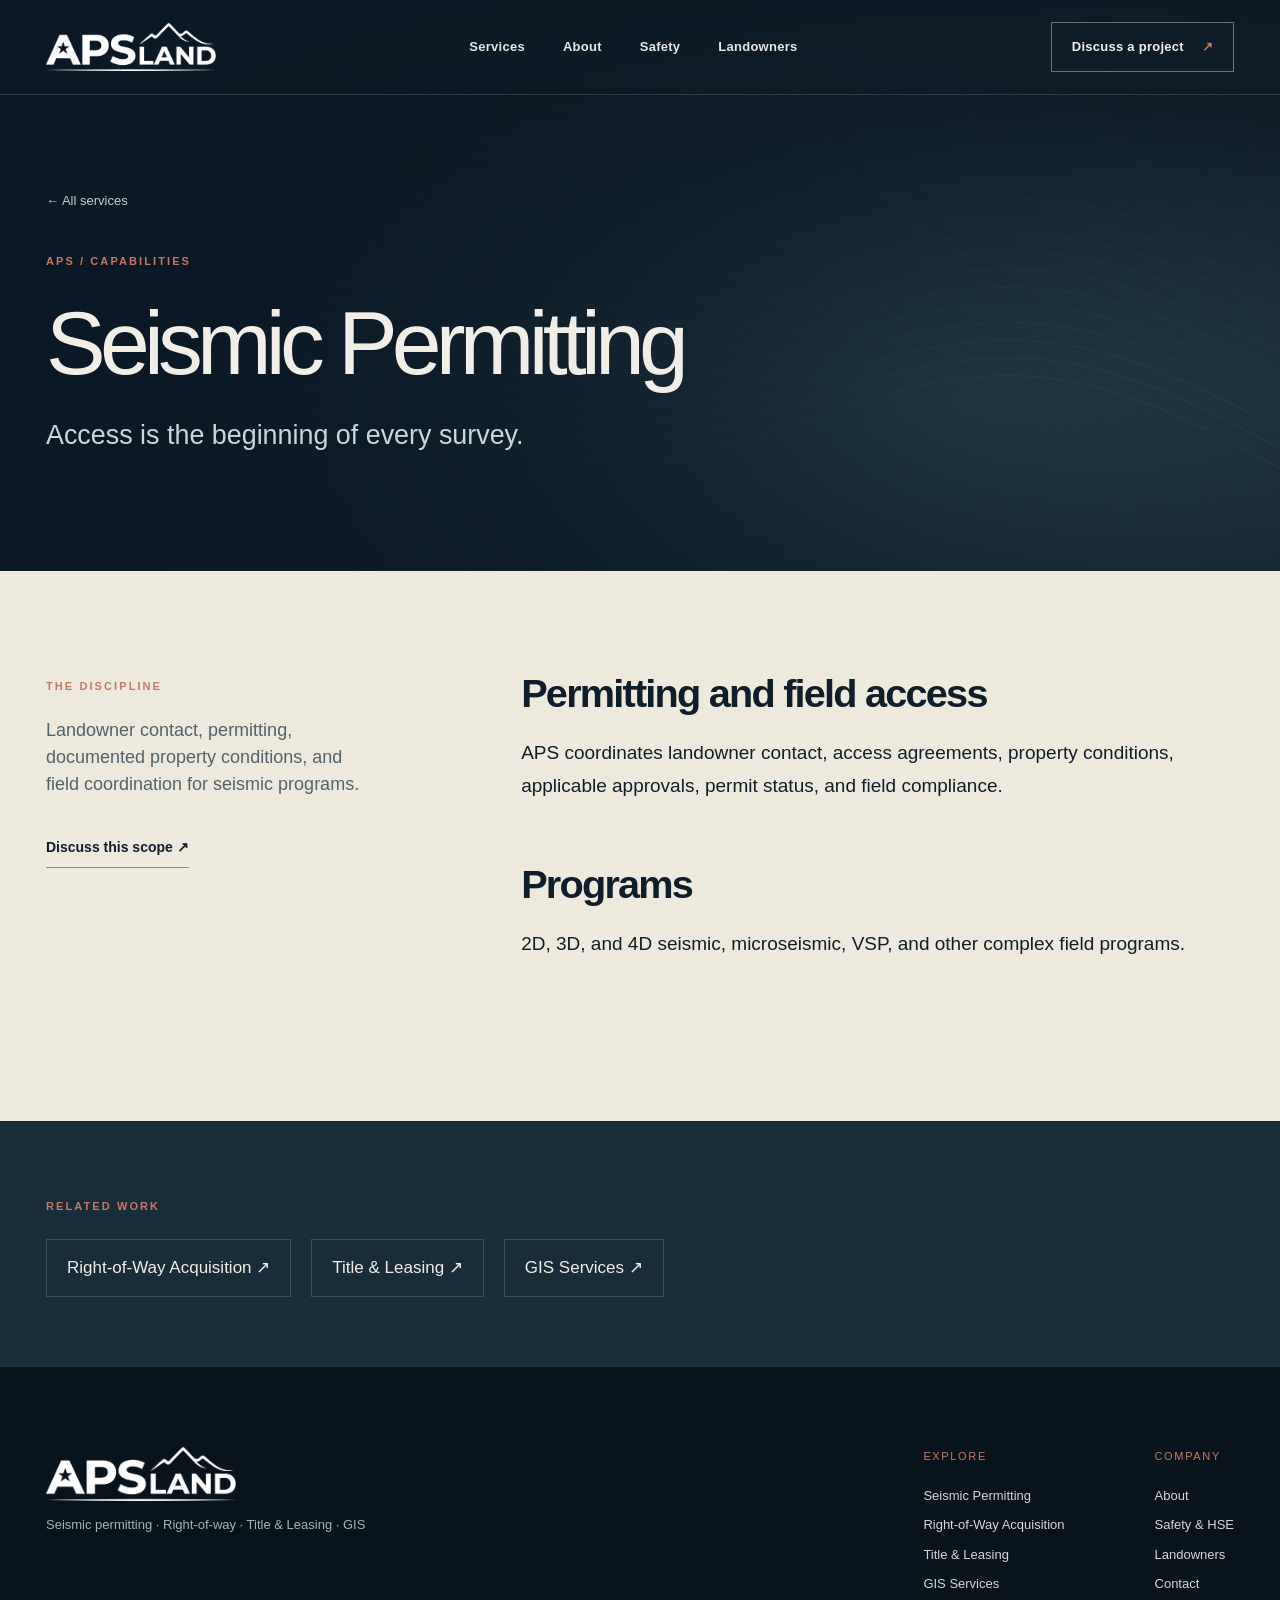
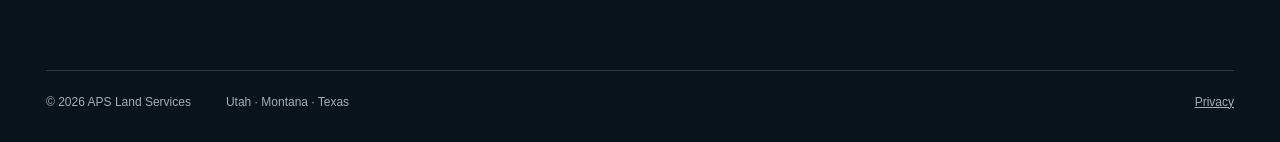
<file: services/seismic-permitting/index.html>
<!doctype html><html lang="en"><head><meta charset="utf-8"><meta name="viewport" content="width=device-width,initial-scale=1"><title>Seismic Permitting | APS Land Services</title><meta name="description" content="Landowner contact, permitting, documented property conditions, and field coordination for seismic programs."><meta name="robots" content="noindex,nofollow"><meta name="theme-color" content="#101e2a"><link rel="icon" href="../../favicon.ico"><link rel="icon" type="image/png" sizes="32x32" href="../../favicon-32x32.png"><link rel="apple-touch-icon" href="../../apple-touch-icon.png"><link rel="stylesheet" href="../../css/site.css"></head><body class="interior"><a class="skip" href="#main">Skip to content</a><header class="header"><div class="shell header-inner"><a class="brand" href="../../" aria-label="APS Land Services home"><img src="../../assets/logo.png" alt="APS Land" width="170" height="49"></a><nav class="desktop-nav" aria-label="Primary"><a href="../../services/">Services</a><a href="../../about/">About</a><a href="../../safety/">Safety</a><a href="../../landowners/">Landowners</a></nav><div class="header-actions"><a class="header-contact" href="../../contact/">Discuss a project <span aria-hidden="true">↗</span></a><button class="menu-toggle" type="button" aria-controls="mobile-nav" aria-expanded="false" aria-label="Open navigation"><span></span><span></span></button></div></div><nav id="mobile-nav" class="mobile-nav" aria-label="Mobile" hidden><a href="../../services/">Services</a><a href="../../about/">About</a><a href="../../safety/">Safety</a><a href="../../landowners/">Landowners</a><a href="../../contact/">Discuss a project ↗</a></nav></header><main id="main"><section class="interior-hero"><svg class="waves" viewBox="0 0 1600 850" preserveAspectRatio="xMidYMid slice" aria-hidden="true"><g><path d="M -130 180 C 170 108 330 252 610 190 S 1000 93.60000000000001 1320 223.2 S 1720 108 1950 192" style="--i:0"/><path d="M -130 204 C 170 130 330 278 610 214 S 1000 115.2 1320 248.4 S 1720 130 1950 216" style="--i:1"/><path d="M -130 228 C 170 152 330 304 610 238 S 1000 136.8 1320 273.6 S 1720 152 1950 240" style="--i:2"/><path d="M -130 252 C 170 174 330 330 610 262 S 1000 158.4 1320 298.8 S 1720 174 1950 264" style="--i:3"/><path d="M -130 276 C 170 196 330 356 610 286 S 1000 180.0 1320 324.0 S 1720 196 1950 288" style="--i:4"/><path d="M -130 300 C 170 218 330 382 610 310 S 1000 201.60000000000002 1320 349.2 S 1720 218 1950 312" style="--i:5"/><path d="M -130 324 C 170 240 330 408 610 334 S 1000 223.2 1320 374.4 S 1720 240 1950 336" style="--i:6"/><path d="M -130 348 C 170 262 330 434 610 358 S 1000 244.8 1320 399.6 S 1720 262 1950 360" style="--i:7"/><path d="M -130 372 C 170 284 330 460 610 382 S 1000 266.4 1320 424.8 S 1720 284 1950 384" style="--i:8"/><path d="M -130 396 C 170 306 330 486 610 406 S 1000 288.0 1320 450.0 S 1720 306 1950 408" style="--i:9"/><path d="M -130 420 C 170 328 330 512 610 430 S 1000 309.6 1320 475.2 S 1720 328 1950 432" style="--i:10"/><path d="M -130 444 C 170 350 330 538 610 454 S 1000 331.2 1320 500.4 S 1720 350 1950 456" style="--i:11"/><path d="M -130 468 C 170 372 330 564 610 478 S 1000 352.8 1320 525.6 S 1720 372 1950 480" style="--i:12"/><path d="M -130 492 C 170 394 330 590 610 502 S 1000 374.4 1320 550.8 S 1720 394 1950 504" style="--i:13"/><path d="M -130 516 C 170 416 330 616 610 526 S 1000 396.0 1320 576.0 S 1720 416 1950 528" style="--i:14"/><path d="M -130 540 C 170 438 330 642 610 550 S 1000 417.6 1320 601.2 S 1720 438 1950 552" style="--i:15"/><path d="M -130 564 C 170 460 330 668 610 574 S 1000 439.2 1320 626.4 S 1720 460 1950 576" style="--i:16"/><path d="M -130 588 C 170 482 330 694 610 598 S 1000 460.8 1320 651.6 S 1720 482 1950 600" style="--i:17"/><path d="M -130 612 C 170 504 330 720 610 622 S 1000 482.4 1320 676.8 S 1720 504 1950 624" style="--i:18"/></g></svg><div class="shell interior-hero-content"><a class="back-link" href="../">← All services</a><span class="eyebrow">APS / CAPABILITIES</span><h1>Seismic Permitting</h1><p>Access is the beginning of every survey.</p></div></section><section class="interior-body"><div class="shell interior-grid"><aside><span class="eyebrow">THE DISCIPLINE</span><p>Landowner contact, permitting, documented property conditions, and field coordination for seismic programs.</p><a class="underlink" href="../../contact/">Discuss this scope ↗</a></aside><article class="prose"><h2>Permitting and field access</h2><p>APS coordinates landowner contact, access agreements, property conditions, applicable approvals, permit status, and field compliance.</p><h2>Programs</h2><p>2D, 3D, and 4D seismic, microseismic, VSP, and other complex field programs.</p></article></div></section><section class="related"><div class="shell"><span class="eyebrow">RELATED WORK</span><div><a href="../right-of-way-acquisition/">Right-of-Way Acquisition ↗</a><a href="../title-leasing/">Title & Leasing ↗</a><a href="../gis/">GIS Services ↗</a></div></div></section></main><footer class="footer"><div class="shell footer-top"><div><img class="footer-logo" src="../../assets/logo.png" alt="APS Land Services"><p>Seismic permitting · Right-of-way · Title & Leasing · GIS</p></div><div class="footer-links"><div><span>Explore</span><a href="../../services/seismic-permitting/">Seismic Permitting</a><a href="../../services/right-of-way-acquisition/">Right-of-Way Acquisition</a><a href="../../services/title-leasing/">Title & Leasing</a><a href="../../services/gis/">GIS Services</a></div><div><span>Company</span><a href="../../about/">About</a><a href="../../safety/">Safety & HSE</a><a href="../../landowners/">Landowners</a><a href="../../contact/">Contact</a></div></div></div><div class="shell footer-bottom"><span>© 2026 APS Land Services</span><span>Utah · Montana · Texas</span><a href="../../privacy/">Privacy</a></div></footer><script defer src="../../js/site.js"></script></body></html>
</file>
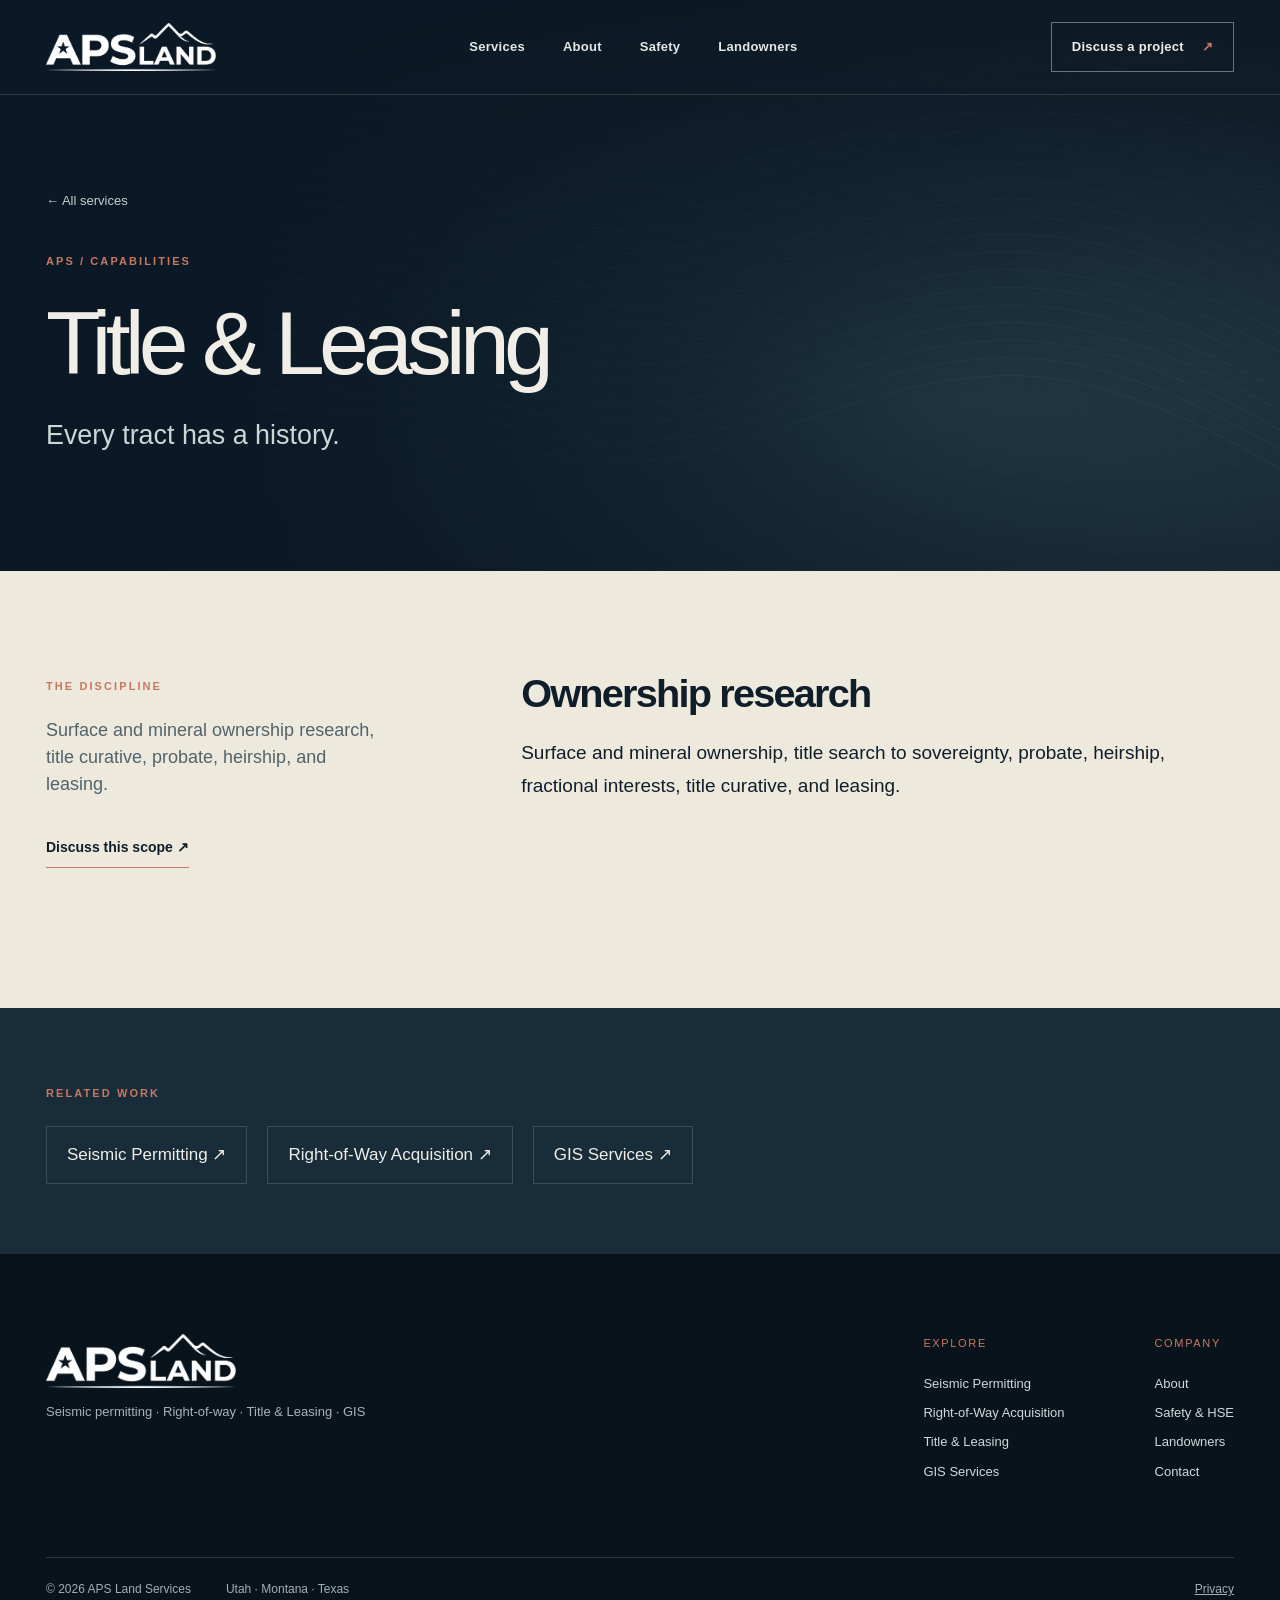
<file: services/title-leasing/index.html>
<!doctype html><html lang="en"><head><meta charset="utf-8"><meta name="viewport" content="width=device-width,initial-scale=1"><title>Title &amp; Leasing | APS Land Services</title><meta name="description" content="Surface and mineral ownership research, title curative, probate, heirship, and leasing."><meta name="robots" content="noindex,nofollow"><meta name="theme-color" content="#101e2a"><link rel="icon" href="../../favicon.ico"><link rel="icon" type="image/png" sizes="32x32" href="../../favicon-32x32.png"><link rel="apple-touch-icon" href="../../apple-touch-icon.png"><link rel="stylesheet" href="../../css/site.css"></head><body class="interior"><a class="skip" href="#main">Skip to content</a><header class="header"><div class="shell header-inner"><a class="brand" href="../../" aria-label="APS Land Services home"><img src="../../assets/logo.png" alt="APS Land" width="170" height="49"></a><nav class="desktop-nav" aria-label="Primary"><a href="../../services/">Services</a><a href="../../about/">About</a><a href="../../safety/">Safety</a><a href="../../landowners/">Landowners</a></nav><div class="header-actions"><a class="header-contact" href="../../contact/">Discuss a project <span aria-hidden="true">↗</span></a><button class="menu-toggle" type="button" aria-controls="mobile-nav" aria-expanded="false" aria-label="Open navigation"><span></span><span></span></button></div></div><nav id="mobile-nav" class="mobile-nav" aria-label="Mobile" hidden><a href="../../services/">Services</a><a href="../../about/">About</a><a href="../../safety/">Safety</a><a href="../../landowners/">Landowners</a><a href="../../contact/">Discuss a project ↗</a></nav></header><main id="main"><section class="interior-hero"><svg class="waves" viewBox="0 0 1600 850" preserveAspectRatio="xMidYMid slice" aria-hidden="true"><g><path d="M -130 180 C 170 108 330 252 610 190 S 1000 93.60000000000001 1320 223.2 S 1720 108 1950 192" style="--i:0"/><path d="M -130 204 C 170 130 330 278 610 214 S 1000 115.2 1320 248.4 S 1720 130 1950 216" style="--i:1"/><path d="M -130 228 C 170 152 330 304 610 238 S 1000 136.8 1320 273.6 S 1720 152 1950 240" style="--i:2"/><path d="M -130 252 C 170 174 330 330 610 262 S 1000 158.4 1320 298.8 S 1720 174 1950 264" style="--i:3"/><path d="M -130 276 C 170 196 330 356 610 286 S 1000 180.0 1320 324.0 S 1720 196 1950 288" style="--i:4"/><path d="M -130 300 C 170 218 330 382 610 310 S 1000 201.60000000000002 1320 349.2 S 1720 218 1950 312" style="--i:5"/><path d="M -130 324 C 170 240 330 408 610 334 S 1000 223.2 1320 374.4 S 1720 240 1950 336" style="--i:6"/><path d="M -130 348 C 170 262 330 434 610 358 S 1000 244.8 1320 399.6 S 1720 262 1950 360" style="--i:7"/><path d="M -130 372 C 170 284 330 460 610 382 S 1000 266.4 1320 424.8 S 1720 284 1950 384" style="--i:8"/><path d="M -130 396 C 170 306 330 486 610 406 S 1000 288.0 1320 450.0 S 1720 306 1950 408" style="--i:9"/><path d="M -130 420 C 170 328 330 512 610 430 S 1000 309.6 1320 475.2 S 1720 328 1950 432" style="--i:10"/><path d="M -130 444 C 170 350 330 538 610 454 S 1000 331.2 1320 500.4 S 1720 350 1950 456" style="--i:11"/><path d="M -130 468 C 170 372 330 564 610 478 S 1000 352.8 1320 525.6 S 1720 372 1950 480" style="--i:12"/><path d="M -130 492 C 170 394 330 590 610 502 S 1000 374.4 1320 550.8 S 1720 394 1950 504" style="--i:13"/><path d="M -130 516 C 170 416 330 616 610 526 S 1000 396.0 1320 576.0 S 1720 416 1950 528" style="--i:14"/><path d="M -130 540 C 170 438 330 642 610 550 S 1000 417.6 1320 601.2 S 1720 438 1950 552" style="--i:15"/><path d="M -130 564 C 170 460 330 668 610 574 S 1000 439.2 1320 626.4 S 1720 460 1950 576" style="--i:16"/><path d="M -130 588 C 170 482 330 694 610 598 S 1000 460.8 1320 651.6 S 1720 482 1950 600" style="--i:17"/><path d="M -130 612 C 170 504 330 720 610 622 S 1000 482.4 1320 676.8 S 1720 504 1950 624" style="--i:18"/></g></svg><div class="shell interior-hero-content"><a class="back-link" href="../">← All services</a><span class="eyebrow">APS / CAPABILITIES</span><h1>Title & Leasing</h1><p>Every tract has a history.</p></div></section><section class="interior-body"><div class="shell interior-grid"><aside><span class="eyebrow">THE DISCIPLINE</span><p>Surface and mineral ownership research, title curative, probate, heirship, and leasing.</p><a class="underlink" href="../../contact/">Discuss this scope ↗</a></aside><article class="prose"><h2>Ownership research</h2><p>Surface and mineral ownership, title search to sovereignty, probate, heirship, fractional interests, title curative, and leasing.</p></article></div></section><section class="related"><div class="shell"><span class="eyebrow">RELATED WORK</span><div><a href="../seismic-permitting/">Seismic Permitting ↗</a><a href="../right-of-way-acquisition/">Right-of-Way Acquisition ↗</a><a href="../gis/">GIS Services ↗</a></div></div></section></main><footer class="footer"><div class="shell footer-top"><div><img class="footer-logo" src="../../assets/logo.png" alt="APS Land Services"><p>Seismic permitting · Right-of-way · Title & Leasing · GIS</p></div><div class="footer-links"><div><span>Explore</span><a href="../../services/seismic-permitting/">Seismic Permitting</a><a href="../../services/right-of-way-acquisition/">Right-of-Way Acquisition</a><a href="../../services/title-leasing/">Title & Leasing</a><a href="../../services/gis/">GIS Services</a></div><div><span>Company</span><a href="../../about/">About</a><a href="../../safety/">Safety & HSE</a><a href="../../landowners/">Landowners</a><a href="../../contact/">Contact</a></div></div></div><div class="shell footer-bottom"><span>© 2026 APS Land Services</span><span>Utah · Montana · Texas</span><a href="../../privacy/">Privacy</a></div></footer><script defer src="../../js/site.js"></script></body></html>
</file>
<file: css/site.css>
:root{--navy:#101e2a;--deep:#09141e;--panel:#172b38;--cream:#ede9dd;--cream2:#d9d6ca;--terra:#c77863;--text:#f0eee6;--muted:#aab6bc;--line:rgba(237,233,221,.17);--sans:Inter,"Segoe UI",Arial,sans-serif;--serif:Georgia,"Iowan Old Style",serif}*{box-sizing:border-box}html{scroll-behavior:smooth}body{margin:0;background:var(--deep);color:var(--text);font:400 17px/1.65 var(--sans);-webkit-font-smoothing:antialiased}a{color:inherit}a:focus-visible,button:focus-visible{outline:3px solid var(--terra);outline-offset:5px}img{max-width:100%;display:block}.shell{width:min(100% - 92px,1390px);margin:auto}.skip{position:fixed;top:-100px;left:10px;z-index:1000;padding:10px 16px;background:var(--cream);color:var(--navy)}.skip:focus{top:10px}.header{position:absolute;top:0;left:0;right:0;z-index:50;border-bottom:1px solid rgba(255,255,255,.13)}.header-inner{height:94px;display:flex;align-items:center;justify-content:space-between;gap:30px}.brand img{width:170px;height:auto;filter:brightness(0) invert(1)}.desktop-nav{display:flex;align-items:center;gap:38px}.desktop-nav a,.header-contact{font-size:13px;font-weight:600;text-decoration:none;letter-spacing:.02em}.desktop-nav a{color:#e4e7e5}.desktop-nav a:hover,.header-contact:hover{color:var(--terra)}.header-contact{border:1px solid rgba(255,255,255,.38);padding:13px 20px;white-space:nowrap}.header-contact span{margin-left:14px;color:var(--terra)}.header-actions{display:flex;align-items:center;gap:20px}.menu-toggle{display:none;background:none;border:0;padding:10px;cursor:pointer}.menu-toggle span{display:block;width:24px;height:2px;background:var(--text);margin:6px 0}.mobile-nav[hidden]{display:none}.hero{position:relative;isolation:isolate;min-height:100svh;display:flex;align-items:center;overflow:hidden;background:radial-gradient(ellipse at 75% 42%,#243b4a 0%,#101e2a 48%,#09141e 100%)}.hero-atmosphere{position:absolute;inset:0;z-index:-1;overflow:hidden}.waves{position:absolute;inset:0;width:100%;height:100%;opacity:.52;transform:scale(1.09);pointer-events:none}.waves path{fill:none;stroke:#9bb1b9;stroke-width:.85;opacity:calc(.11 + var(--i)*.023);animation:wave-shift 16s ease-in-out infinite alternate;animation-delay:calc(var(--i)*-.21s)}.hero-glow{position:absolute;inset:0;background:linear-gradient(90deg,rgba(9,20,30,.92) 0%,rgba(9,20,30,.76) 37%,rgba(9,20,30,.07) 100%),linear-gradient(0deg,rgba(9,20,30,.85),transparent 26%)}@keyframes wave-shift{from{transform:translate(-24px,10px)}to{transform:translate(38px,-20px)}}.hero-inner{position:relative;padding-top:155px;padding-bottom:110px}.hero-kicker,.eyebrow{font-size:11px;letter-spacing:.19em;font-weight:700;text-transform:uppercase;color:var(--terra)}.live-dot{display:inline-block;width:6px;height:6px;border-radius:50%;background:var(--terra);margin-right:12px;vertical-align:2px}.hero h1{font-size:clamp(4rem,8.5vw,9.3rem);line-height:.99;letter-spacing:-.073em;font-weight:520;max-width:1160px;margin:48px 0 38px}.hero h1 em{font-family:var(--serif);font-weight:400;letter-spacing:-.065em;color:var(--cream);font-style:italic}.hero-lead{font-size:clamp(18px,1.75vw,24px);max-width:650px;line-height:1.48;color:#d5dee0}.hero-links{display:flex;gap:36px;align-items:center;margin-top:38px;flex-wrap:wrap}.button-primary{display:inline-flex;align-items:center;gap:42px;justify-content:space-between;background:var(--terra);color:#101e2a;padding:17px 22px;text-decoration:none;font-size:14px;font-weight:700;transition:background .2s,transform .2s}.button-primary:hover{background:#e29b84;transform:translateY(-2px)}.text-link,.underlink{display:inline-flex;gap:25px;align-items:center;text-decoration:none;font-size:14px;font-weight:600;border-bottom:1px solid var(--terra);padding-bottom:8px}.text-link span,.underlink span{color:var(--terra)}.hero-foot{position:absolute;bottom:36px;left:0;right:0;display:flex;justify-content:space-between;font-size:10px;letter-spacing:.2em;color:#bdc6c8}.hero-foot b{color:var(--terra);font-size:16px;margin-left:12px}.proof-line{background:#e4e0d4;color:var(--navy)}.proof-inner{display:grid;grid-template-columns:repeat(4,1fr)}.proof-inner>div{padding:36px 26px;border-left:1px solid rgba(16,30,42,.18)}.proof-inner>div:first-child{padding-left:0;border:0}.proof-inner strong{display:block;font-size:clamp(20px,2.1vw,29px);line-height:1.1;letter-spacing:-.04em;margin-bottom:9px}.proof-inner span{display:block;color:#48545b;font-size:12px;line-height:1.45}.services-section{background:var(--navy);padding:130px 0 150px}.section-intro{display:grid;grid-template-columns:1fr 3fr;gap:55px;align-items:start;margin-bottom:75px}.section-intro h2,.experience-heading h2,.method-grid h2,.safety-layout h2{font-size:clamp(43px,5.1vw,79px);line-height:1.08;letter-spacing:-.06em;font-weight:500;margin:0}.section-intro h2 span,.experience-heading h2 span{color:#9daeb4}.section-intro p,.experience-heading p{max-width:560px;font-size:18px;color:#aab8bd;margin:25px 0 0}.service-list{border-top:1px solid var(--line)}.service-row{display:grid;grid-template-columns:8% 36% 1fr 35px;align-items:center;gap:18px;text-decoration:none;border-bottom:1px solid var(--line);padding:35px 8px;transition:padding .25s,background .25s}.service-row:hover{padding-left:26px;background:rgba(255,255,255,.035)}.service-num{font-size:12px;color:var(--terra)}.service-name{font-size:clamp(24px,2.65vw,41px);letter-spacing:-.04em;font-weight:500;line-height:1.1}.service-note{color:#a8b5b9;font-size:14px;max-width:450px;line-height:1.55}.service-arrow{color:var(--terra);font-size:24px}.services-section .underlink{margin-top:38px}.experience-section{background:var(--cream);color:var(--navy);padding:125px 0 145px}.experience-heading{display:grid;grid-template-columns:1fr 3fr;gap:55px}.experience-heading h2 span{color:#687c83}.experience-heading p{color:#4d5d63}.experience-layout{display:grid;grid-template-columns:28% 1fr;gap:65px;align-items:center;margin-top:65px}.big-stat{font-size:clamp(75px,9vw,140px);font-weight:550;letter-spacing:-.085em;line-height:1}.big-stat span{font-size:clamp(20px,2.2vw,31px);letter-spacing:-.04em}.experience-aside p{font-size:18px;max-width:270px}.experience-aside small{display:block;margin-top:20px;font-size:11px;color:#6d7b80}.map-key{display:flex;flex-direction:column;gap:12px;font-size:12px;color:#50616b;margin-top:38px}.map-key i{display:inline-block;width:11px;height:11px;margin-right:9px;vertical-align:middle}.key-covered{background:var(--navy)}.key-office{border:2px solid var(--terra);border-radius:50%}.map-area{position:relative;min-width:0}#us-map{position:relative;width:100%;aspect-ratio:860/535}#us-map path{fill:#c9cec9;stroke:var(--cream);stroke-width:1.3;transition:fill .3s}#us-map path.covered{fill:#1a3a4c;cursor:pointer}#us-map path.covered.hovered,#us-map path.covered.pinned{fill:var(--terra)}#us-map .map-location{cursor:pointer;outline:none}#us-map .location-dot{fill:var(--cream)!important;stroke:var(--terra)!important;stroke-width:3!important}#us-map .location-ring{stroke:var(--terra)!important;transform-box:fill-box;transform-origin:center;animation:pulse 2.4s ease-out infinite}@keyframes pulse{0%{transform:scale(.7);opacity:1}100%{transform:scale(2.4);opacity:0}}#map-state-panel{position:absolute;top:0;left:0;pointer-events:none;opacity:0;background:var(--navy);color:var(--text);padding:8px 15px;font-size:13px;transition:opacity .2s}#map-state-panel.msp-visible{opacity:1}.method-section{background:#0c1a25;padding:140px 0}.method-grid{display:grid;grid-template-columns:1fr 1fr;gap:10%}.method-grid h2 em{font:italic 400 1em var(--serif);color:#c5d0ce}.method-copy>p{font-size:clamp(21px,2.2vw,30px);line-height:1.5;letter-spacing:-.025em;margin:0 0 55px}.method-points>div{display:grid;grid-template-columns:45px 1fr;gap:0 20px;padding:21px 0;border-top:1px solid var(--line)}.method-points span{color:var(--terra);font-size:12px}.method-points strong{font-size:18px}.method-points p{grid-column:2;color:var(--muted);font-size:14px;margin:3px 0}.method-copy .underlink{margin-top:40px}.leadership-section{background:#172b38;padding:135px 0}.people{display:grid;grid-template-columns:1fr 1fr;gap:30px}.person-card{text-decoration:none;display:block}.portrait{height:clamp(300px,36vw,520px);overflow:hidden;background:#233b48}.portrait img{width:100%;height:100%;object-fit:cover;object-position:center 27%;filter:grayscale(1);transition:transform .7s,filter .7s}.person-card:hover img{transform:scale(1.035);filter:grayscale(.25)}.person-info{display:flex;justify-content:space-between;align-items:center;margin-top:22px}.person-info h3{font-size:27px;letter-spacing:-.04em;font-weight:550;margin:0}.person-info span{font-size:12px;color:#aab8bd}.person-arrow{color:var(--terra)!important;font-size:23px!important}.person-card>p{color:#b3c1c4;font-size:14px}.safety-section{background:var(--cream);color:var(--navy);padding:115px 0}.safety-layout{display:grid;grid-template-columns:1fr 1fr;gap:10%}.safety-layout>div:nth-child(2)>p{font-size:20px;line-height:1.6;margin-top:8px}.safety-bottom{display:flex;justify-content:space-between;align-items:center;gap:15px;border-top:1px solid #b8bdb7;margin-top:40px;padding-top:25px}.safety-bottom>span{font-weight:650;font-size:15px}.contact-section{background:var(--navy);position:relative;overflow:hidden;padding:140px 0 90px}.contact-section:after{content:"";position:absolute;right:-10%;bottom:-75%;width:70%;aspect-ratio:1;border:1px solid rgba(237,233,221,.12);border-radius:50%;box-shadow:0 0 0 50px rgba(255,255,255,.015),0 0 0 100px rgba(255,255,255,.013),0 0 0 150px rgba(255,255,255,.01);pointer-events:none}.contact-inner{position:relative;z-index:1}.contact-inner h2{font-size:clamp(75px,11vw,160px);letter-spacing:-.075em;line-height:.95;font-weight:500;margin:28px 0}.contact-inner h2 em{font:italic 400 1em var(--serif);color:#cdd7d3}.contact-inner>p{max-width:500px;color:#c4d0d2;font-size:20px}.contact-actions{display:flex;align-items:center;gap:35px;margin-top:35px;flex-wrap:wrap}.contact-phone{font-size:18px;text-decoration:none;border-bottom:1px solid var(--terra)}.landowner-line{margin-top:110px;padding-top:25px;border-top:1px solid var(--line);font-size:14px;color:#b8c4c7}.landowner-line a{color:var(--text);margin-left:10px}.footer{background:#08131c;padding:80px 0 30px}.footer-top{display:flex;justify-content:space-between;gap:70px}.footer-logo{width:190px;filter:brightness(0) invert(1)}.footer-top p{font-size:13px;color:#a6b3b7}.footer-links{display:flex;gap:90px}.footer-links>div{display:flex;flex-direction:column;gap:8px}.footer-links span{font-size:11px;letter-spacing:.15em;color:var(--terra);text-transform:uppercase;margin-bottom:12px}.footer-links a{font-size:13px;text-decoration:none;color:#d1d9d9}.footer-links a:hover{color:var(--terra)}.footer-bottom{display:flex;gap:35px;border-top:1px solid var(--line);padding-top:22px;margin-top:75px;font-size:12px;color:#a1b0b3}.footer-bottom a{margin-left:auto}.interior-hero{position:relative;overflow:hidden;min-height:470px;background:radial-gradient(ellipse at 75% 70%,#263e4b,#101e2a 55%,#09141e);padding:190px 0 90px}.interior-hero .waves{left:25%;width:90%;opacity:.25}.interior-hero:after{content:"";position:absolute;inset:0;background:linear-gradient(90deg,#0b1926 10%,transparent 100%);pointer-events:none}.interior-hero-content{position:relative;z-index:1}.interior-hero h1{font-size:clamp(53px,7vw,105px);font-weight:500;letter-spacing:-.065em;line-height:1.02;margin:24px 0}.interior-hero p{max-width:690px;font-size:clamp(20px,2.1vw,29px);line-height:1.4;color:#cbd6d6}.back-link{font-size:13px;text-decoration:none;display:block;margin-bottom:35px;color:#c4d0d0}.interior-body{background:var(--cream);color:var(--navy);padding:100px 0 140px}.interior-grid{display:grid;grid-template-columns:28% 1fr;gap:12%}.interior-grid aside>p{font-size:18px;line-height:1.5;color:#52636a}.interior-grid aside .underlink{margin-top:20px}.prose{max-width:760px;font-size:19px;line-height:1.72}.prose h2{font-size:clamp(29px,3.1vw,43px);letter-spacing:-.045em;line-height:1.15;margin:0 0 20px;font-weight:550}.prose h2:not(:first-child){margin-top:60px}.prose h3{font-size:23px;letter-spacing:-.03em;margin:35px 0 7px}.prose p{margin:0 0 20px}.prose a{color:#9b4d3a}.prose ul{padding-left:24px}.prose li{padding:6px 0}.related{background:#182c39;padding:70px 0}.related .shell>div{display:flex;flex-wrap:wrap;gap:20px;margin-top:20px}.related a{text-decoration:none;border:1px solid var(--line);padding:14px 20px}.related a:hover{border-color:var(--terra)}.contact-standout{font-size:clamp(28px,4vw,52px);text-decoration:none}.bio{display:grid;grid-template-columns:180px 1fr;gap:25px;margin:35px 0}.bio img{width:180px;height:220px;object-fit:cover;object-position:top;filter:grayscale(1)}.bio h3{margin-top:0}@media(max-width:1000px){.desktop-nav{gap:18px}.header-contact{display:none}.shell{width:min(100% - 56px,1390px)}.experience-layout{gap:25px}.service-row{grid-template-columns:7% 43% 1fr 25px}}@media(max-width:760px){body{font-size:16px}.shell{width:min(100% - 40px,1390px)}.header-inner{height:76px}.brand img{width:145px}.desktop-nav{display:none}.menu-toggle{display:block}.mobile-nav:not([hidden]){display:flex;position:absolute;top:76px;left:0;right:0;background:#0d1b27;padding:20px;flex-direction:column;border-bottom:1px solid var(--line);gap:0}.mobile-nav a{padding:13px 8px;text-decoration:none;border-bottom:1px solid var(--line);font-size:17px}.hero{min-height:790px;min-height:100svh}.hero-inner{padding-top:145px;padding-bottom:120px}.hero h1{font-size:clamp(56px,12.4vw,92px);letter-spacing:-.075em;margin:34px 0}.hero-lead{font-size:19px}.hero-glow{background:linear-gradient(90deg,rgba(9,20,30,.9),rgba(9,20,30,.43)),linear-gradient(0deg,#09141e,transparent 30%)}.hero-links{gap:25px}.hero-foot{bottom:25px}.hero-foot span:first-child{display:none}.proof-inner{grid-template-columns:1fr 1fr}.proof-inner>div{padding:23px 14px;border-bottom:1px solid rgba(16,30,42,.17)}.proof-inner>div:nth-child(odd){border-left:0;padding-left:0}.proof-inner strong{font-size:21px}.services-section,.experience-section,.method-section,.leadership-section{padding:80px 0}.section-intro,.experience-heading,.method-grid,.safety-layout,.interior-grid{grid-template-columns:1fr;gap:24px}.section-intro{margin-bottom:40px}.section-intro h2,.experience-heading h2,.method-grid h2,.safety-layout h2{font-size:clamp(40px,9vw,64px)}.section-intro p,.experience-heading p{font-size:17px}.service-row{grid-template-columns:34px 1fr 26px;gap:8px;padding:25px 2px}.service-name{font-size:clamp(25px,6vw,35px)}.service-note{grid-column:2;grid-row:2;font-size:13px}.service-arrow{grid-column:3;grid-row:1}.experience-layout{grid-template-columns:1fr;gap:35px;margin-top:30px}.big-stat{font-size:90px}.experience-aside p{max-width:100%}.map-key{margin-top:18px}.experience-aside small{margin-top:12px}.method-copy>p{font-size:21px}.people{grid-template-columns:1fr;gap:40px}.portrait{height:430px}.safety-section{padding:80px 0}.safety-layout>div:nth-child(2)>p{font-size:18px}.contact-section{padding:90px 0 60px}.contact-inner h2{font-size:clamp(69px,13vw,115px)}.landowner-line{margin-top:80px}.footer{padding:65px 0 25px}.footer-top{flex-direction:column;gap:45px}.footer-links{gap:50px}.footer-bottom{flex-wrap:wrap;gap:15px;margin-top:50px}.interior-hero{min-height:370px;padding:150px 0 65px}.interior-hero h1{font-size:clamp(49px,10vw,75px)}.interior-body{padding:65px 0 95px}.interior-grid{gap:35px}.prose{font-size:17px}.prose h2{font-size:30px}.bio{grid-template-columns:110px 1fr;gap:16px}.bio img{width:110px;height:140px}.bio h3{font-size:20px}}@media(max-width:390px){.hero h1{font-size:52px}.button-primary{width:100%}.hero-links{align-items:stretch}.portrait{height:330px}.footer-links{gap:22px}}@media(prefers-reduced-motion:reduce){html{scroll-behavior:auto}.waves path,#us-map .location-ring{animation:none!important}.button-primary,.portrait img,.service-row{transition:none!important}}
</file>
